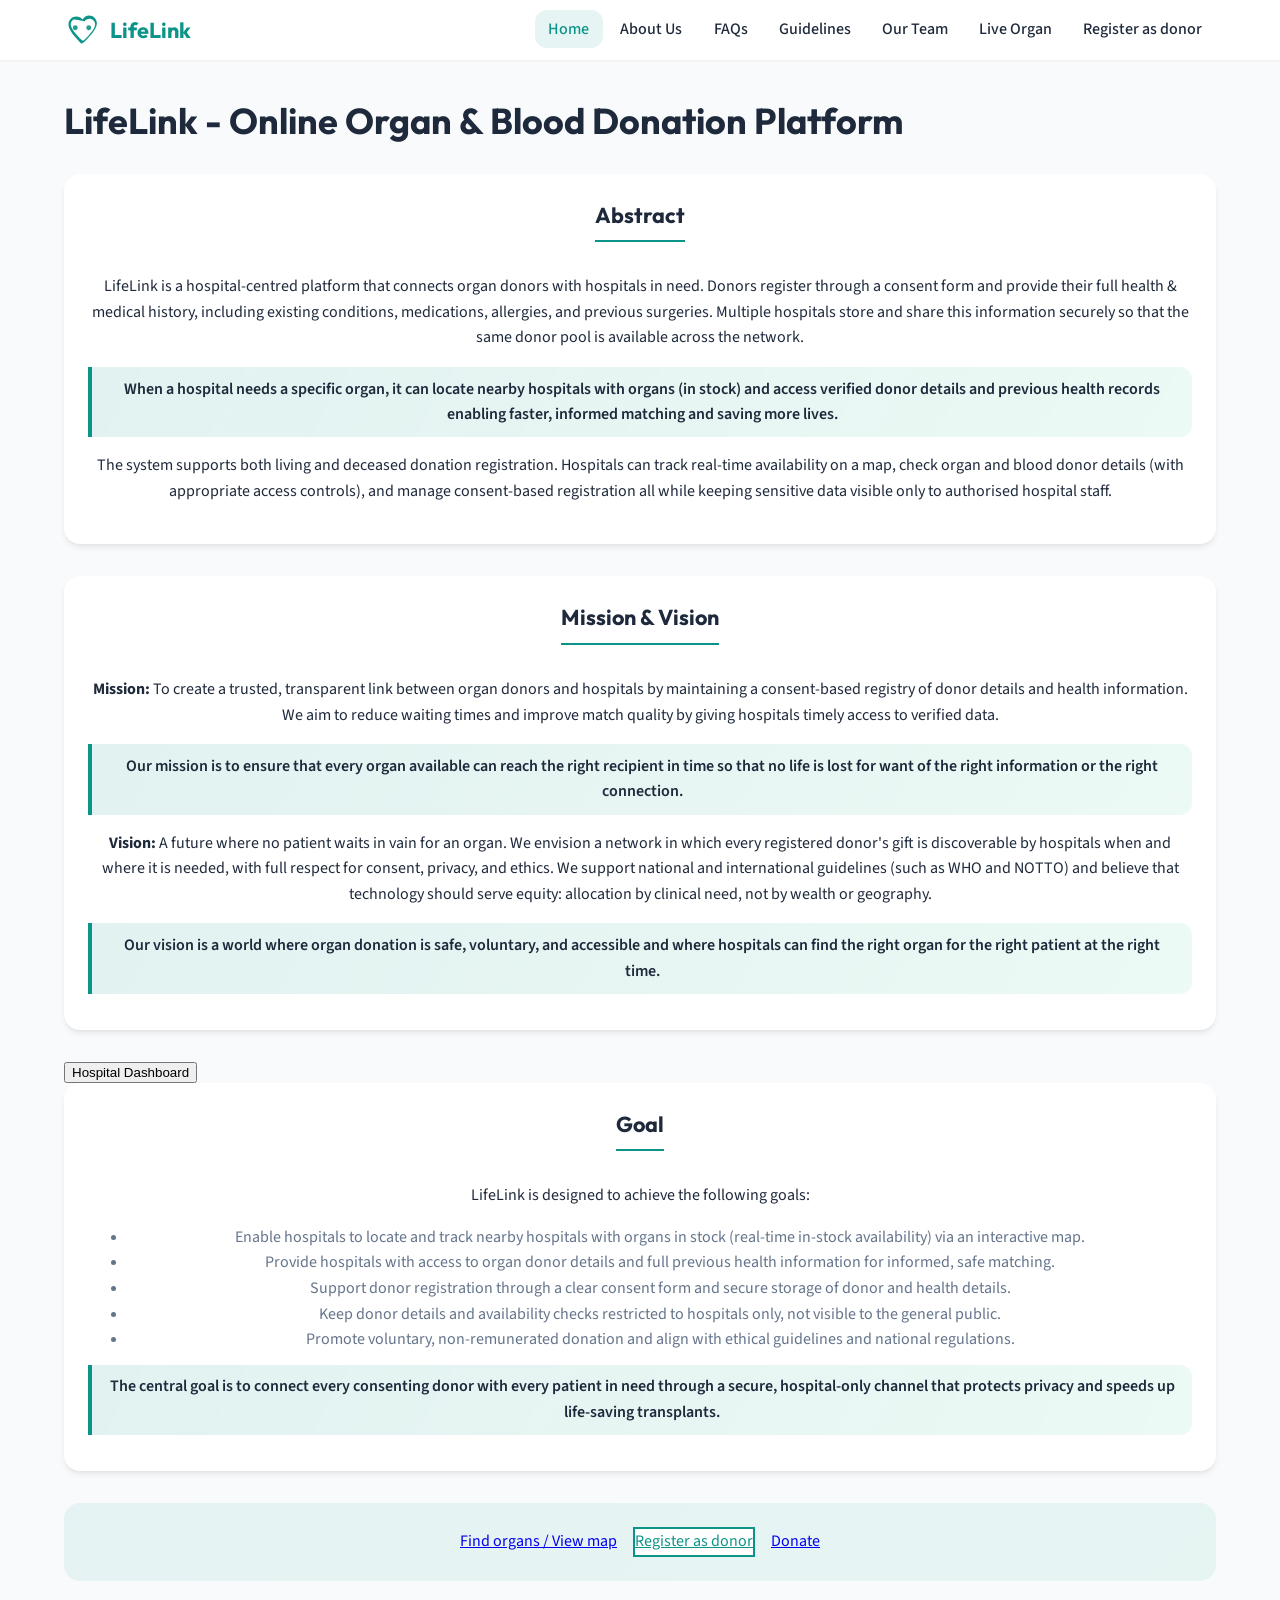
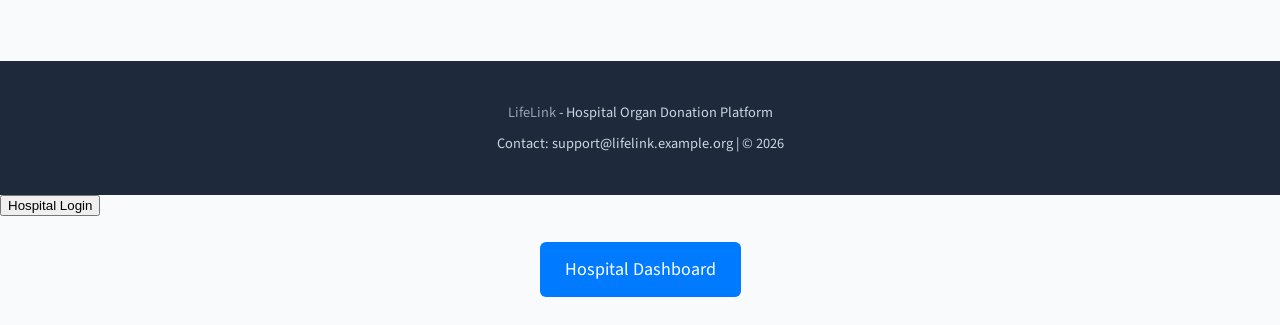
<file: index.html>
<html lang="en">
<head>
  <meta charset="UTF-8">
  <meta name="viewport" content="width=device-width, initial-scale=1.0">
  <title>LifeLink - Online Organ & Blood Donation Platform</title>
  <link rel="preconnect" href="https://fonts.googleapis.com">
  <link rel="preconnect" href="https://fonts.gstatic.com" crossorigin>
  <link href="https://fonts.googleapis.com/css2?family=Outfit:wght@400;600;700&family=Source+Sans+3:wght@400;600;700&display=swap" rel="stylesheet">
  <link rel="stylesheet" href="css/main.css">
  <link rel="stylesheet" href="css/components.css">
</head>
<body>
  <header class="site-header">
    <div class="inner">
      <a href="index.html" class="logo">
        <svg xmlns="http://www.w3.org/2000/svg" viewBox="0 0 32 32" aria-hidden="true" fill="currentColor">
          <path d="M16 28c-.3 0-.6-.1-.8-.3C14.2 26.5 4 17.3 4 11c0-3.9 3.1-7 7-7 2.2 0 4.2 1 5.6 2.6C18 4 20 3 22.2 3c3.9 0 7 3.1 7 7 0 6.3-10.2 15.5-11.2 16.7-.2.2-.5.3-.8.3zM11 6c-2.8 0-5 2.2-5 5 0 4.5 8.2 12.2 10 14 .5.5 1.2.5 1.7 0 1.8-1.8 10-9.5 10-14 0-2.8-2.2-5-5-5-1.7 0-3.2.8-4.2 2.1-.3.4-.9.4-1.2 0C9.2 6.8 7.7 6 6 6z"/>
          <circle cx="10" cy="14" r="2.2" opacity=".9"/>
          <circle cx="22" cy="14" r="2.2" opacity=".9"/>
        </svg>
        <span class="logo-text">LifeLink</span>
      </a>
      <button type="button" class="nav-toggle" id="nav-toggle" aria-expanded="false" aria-controls="nav-list" aria-label="Toggle menu">
        <svg xmlns="http://www.w3.org/2000/svg" fill="none" viewBox="0 0 24 24" stroke="currentColor"><path stroke-linecap="round" stroke-linejoin="round" stroke-width="2" d="M4 6h16M4 12h16M4 18h16"/></svg>
      </button>
      <nav>
        <ul class="nav-list" id="nav-list">
          <li><a href="index.html">Home</a></li>
          <li><a href="about.html">About Us</a></li>
          <li><a href="faqs.html">FAQs</a></li>
          <li><a href="guidelines.html">Guidelines</a></li>
          <li><a href="team.html">Our Team</a></li>
          <li><a href="live-organ.html">Live Organ</a></li>
          <li><a href="consent-form.html">Register as donor</a></li>
        </ul>
      </nav>
    </div>
  </header>

  <main>
    <section class="section fade-in">
      <h1 class="page-title">LifeLink - Online Organ & Blood Donation Platform</h1>

      <div class="card" style="margin-bottom: 2rem;">
        <h2 class="section-title">Abstract</h2>
        <p>LifeLink is a hospital-centred platform that connects organ donors with hospitals in need. Donors register through a consent form and provide their full health & medical history, including existing conditions, medications, allergies, and previous surgeries. Multiple hospitals store and share this information securely so that the same donor pool is available across the network.</p>
        <p class="highlight">When a hospital needs a specific organ, it can locate nearby hospitals with organs (in stock) and access verified donor details and previous health records enabling faster, informed matching and saving more lives.</p>
        <p>The system supports both living and deceased donation registration. Hospitals can track real-time availability on a map, check organ and blood donor details (with appropriate access controls), and manage consent-based registration all while keeping sensitive data visible only to authorised hospital staff.</p>
      </div>

      <div class="card" style="margin-bottom: 2rem;">
        <h2 class="section-title">Mission & Vision</h2>
        <p><strong>Mission:</strong> To create a trusted, transparent link between organ donors and hospitals by maintaining a consent-based registry of donor details and health information. We aim to reduce waiting times and improve match quality by giving hospitals timely access to verified data.</p>
        <p class="highlight">Our mission is to ensure that every organ available can reach the right recipient in time so that no life is lost for want of the right information or the right connection.</p>
        <p style="margin-top: 1rem;"><strong>Vision:</strong> A future where no patient waits in vain for an organ. We envision a network in which every registered donor's gift is discoverable by hospitals when and where it is needed, with full respect for consent, privacy, and ethics. We support national and international guidelines (such as WHO and NOTTO) and believe that technology should serve equity: allocation by clinical need, not by wealth or geography.</p>
        <p class="highlight">Our vision is a world where organ donation is safe, voluntary, and accessible and where hospitals can find the right organ for the right patient at the right time.</p>
      </div>

      <div class="btn-container">
    <button onclick="openHospitalDashboard()" class="form-btn">
        Hospital Dashboard
    </button>
</div>

      <div class="card" style="margin-bottom: 2rem;">
        <h2 class="section-title">Goal</h2>
        <p>LifeLink is designed to achieve the following goals:</p>
        <ul style="margin: 0.5rem 0 0 1.25rem; padding-left: 1.25rem; color: var(--color-text-muted);">
          <li>Enable hospitals to locate and track nearby hospitals with organs in stock (real-time in-stock availability) via an interactive map.</li>
          <li>Provide hospitals with access to organ donor details and full previous health information for informed, safe matching.</li>
          <li>Support donor registration through a clear consent form and secure storage of donor and health details.</li>
          <li>Keep donor details and availability checks restricted to hospitals only, not visible to the general public.</li>
          <li>Promote voluntary, non-remunerated donation and align with ethical guidelines and national regulations.</li>
        </ul>
        <p class="highlight">The central goal is to connect every consenting donor with every patient in need through a secure, hospital-only channel that protects privacy and speeds up life-saving transplants.</p>
      </div>

      <div class="cta-bar">
        <a href="live-organ.html" class="btn">Find organs / View map</a>
        <a href="consent-form.html" class="btn btn-secondary">Register as donor</a>
        <a href="donation.html" class="btn">Donate</a>
      </div>
    </section>
  </main>

  <footer class="site-footer">
    <div class="inner">
      <p><a href="index.html">LifeLink</a> - Hospital Organ Donation Platform</p>
      <p>Contact: support@lifelink.example.org | &copy; <span id="footer-year">2026</span></p>
    </div>
  </footer>
  <script src="js/main.js"></script>
  <a href="hospital-login.html">
    <button class="btn">Hospital Login</button>
</a>

<script>
function openHospitalDashboard() {
    window.location.href = "hosp-login.html";
}
</script>

<div style="text-align:center; margin:40px;">
    <a href="hosp-login.html" 
       style="padding:15px 25px; 
              background-color:#007bff; 
              color:white; 
              text-decoration:none; 
              border-radius:6px; 
              font-size:18px;">
        Hospital Dashboard
    </a>
</div>

</body>
</html>
</file>
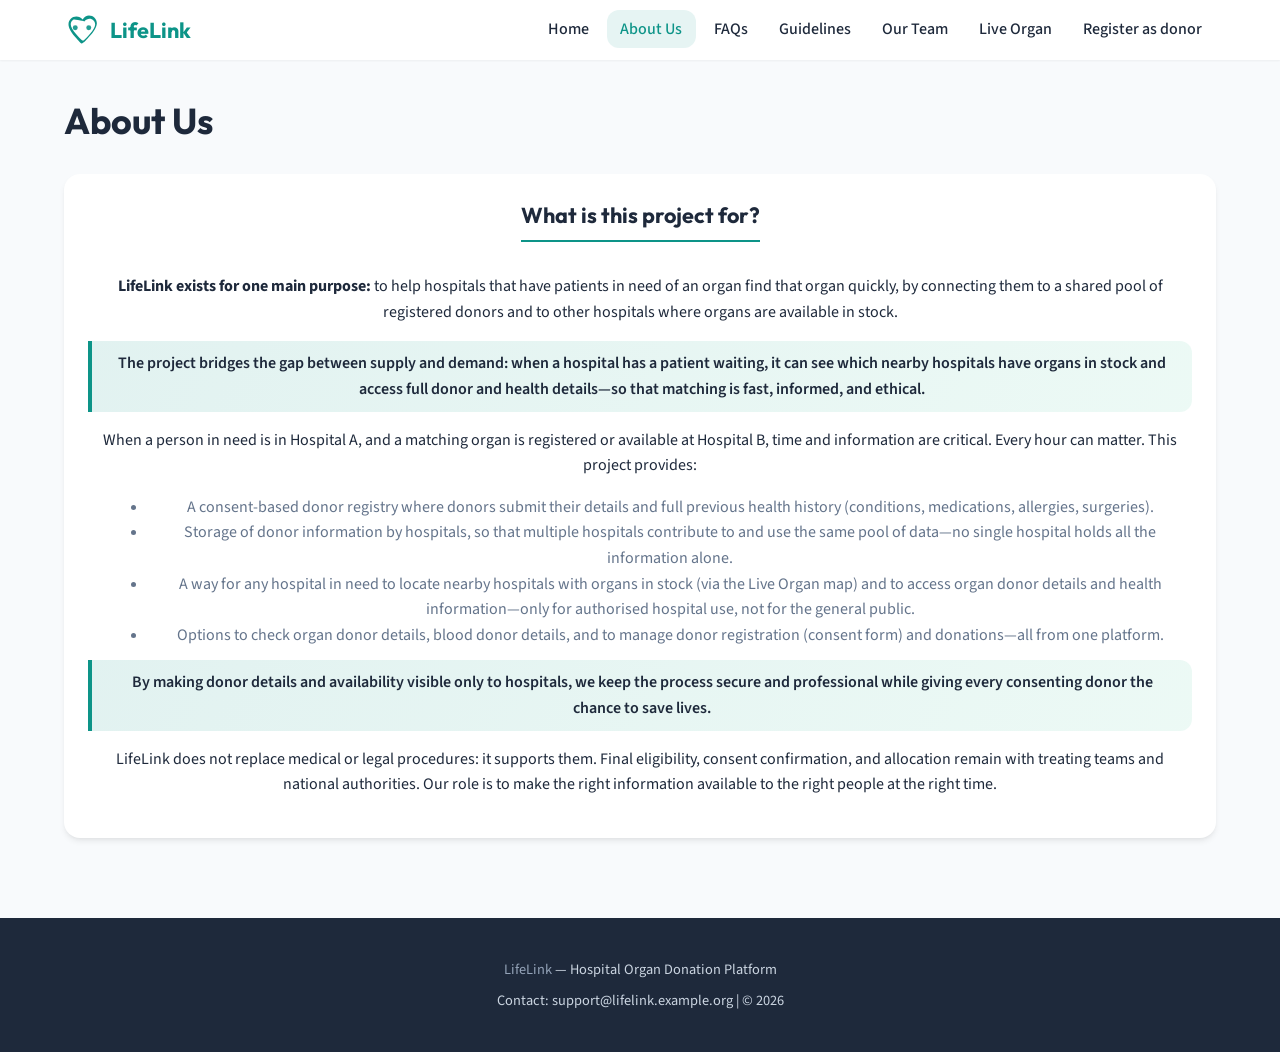
<file: about.html>
<!DOCTYPE html>
<html lang="en">
<head>
  <meta charset="UTF-8">
  <meta name="viewport" content="width=device-width, initial-scale=1.0">
  <title>About Us — LifeLink</title>
  <link rel="preconnect" href="https://fonts.googleapis.com">
  <link rel="preconnect" href="https://fonts.gstatic.com" crossorigin>
  <link href="https://fonts.googleapis.com/css2?family=Outfit:wght@400;600;700&family=Source+Sans+3:wght@400;600;700&display=swap" rel="stylesheet">
  <link rel="stylesheet" href="css/main.css">
  <link rel="stylesheet" href="css/components.css">
</head>
<body>
  <header class="site-header">
    <div class="inner">
      <a href="index.html" class="logo">
        <svg xmlns="http://www.w3.org/2000/svg" viewBox="0 0 32 32" aria-hidden="true" fill="currentColor">
          <path d="M16 28c-.3 0-.6-.1-.8-.3C14.2 26.5 4 17.3 4 11c0-3.9 3.1-7 7-7 2.2 0 4.2 1 5.6 2.6C18 4 20 3 22.2 3c3.9 0 7 3.1 7 7 0 6.3-10.2 15.5-11.2 16.7-.2.2-.5.3-.8.3zM11 6c-2.8 0-5 2.2-5 5 0 4.5 8.2 12.2 10 14 .5.5 1.2.5 1.7 0 1.8-1.8 10-9.5 10-14 0-2.8-2.2-5-5-5-1.7 0-3.2.8-4.2 2.1-.3.4-.9.4-1.2 0C9.2 6.8 7.7 6 6 6z"/>
          <circle cx="10" cy="14" r="2.2" opacity=".9"/>
          <circle cx="22" cy="14" r="2.2" opacity=".9"/>
        </svg>
        <span class="logo-text">LifeLink</span>
      </a>
      <button type="button" class="nav-toggle" id="nav-toggle" aria-expanded="false" aria-controls="nav-list" aria-label="Toggle menu">
        <svg xmlns="http://www.w3.org/2000/svg" fill="none" viewBox="0 0 24 24" stroke="currentColor"><path stroke-linecap="round" stroke-linejoin="round" stroke-width="2" d="M4 6h16M4 12h16M4 18h16"/></svg>
      </button>
      <nav>
        <ul class="nav-list" id="nav-list">
          <li><a href="index.html">Home</a></li>
          <li><a href="about.html">About Us</a></li>
          <li><a href="faqs.html">FAQs</a></li>
          <li><a href="guidelines.html">Guidelines</a></li>
          <li><a href="team.html">Our Team</a></li>
          <li><a href="live-organ.html">Live Organ</a></li>
          <li><a href="consent-form.html">Register as donor</a></li>
        </ul>
      </nav>
    </div>
  </header>

  <main>
    <h1 class="page-title">About Us</h1>
    <section class="section fade-in">
      <div class="card">
        <h2 class="section-title">What is this project for?</h2>
        <p><strong>LifeLink exists for one main purpose:</strong> to help hospitals that have patients in need of an organ find that organ quickly, by connecting them to a shared pool of registered donors and to other hospitals where organs are available in stock.</p>
        <p class="highlight">The project bridges the gap between supply and demand: when a hospital has a patient waiting, it can see which nearby hospitals have organs in stock and access full donor and health details—so that matching is fast, informed, and ethical.</p>
        <p>When a person in need is in Hospital A, and a matching organ is registered or available at Hospital B, time and information are critical. Every hour can matter. This project provides:</p>
        <ul style="margin: 0.5rem 0 0 1.25rem; color: var(--color-text-muted);">
          <li>A consent-based donor registry where donors submit their details and full previous health history (conditions, medications, allergies, surgeries).</li>
          <li>Storage of donor information by hospitals, so that multiple hospitals contribute to and use the same pool of data—no single hospital holds all the information alone.</li>
          <li>A way for any hospital in need to locate nearby hospitals with organs in stock (via the Live Organ map) and to access organ donor details and health information—only for authorised hospital use, not for the general public.</li>
          <li>Options to check organ donor details, blood donor details, and to manage donor registration (consent form) and donations—all from one platform.</li>
        </ul>
        <p class="highlight">By making donor details and availability visible only to hospitals, we keep the process secure and professional while giving every consenting donor the chance to save lives.</p>
        <p>LifeLink does not replace medical or legal procedures: it supports them. Final eligibility, consent confirmation, and allocation remain with treating teams and national authorities. Our role is to make the right information available to the right people at the right time.</p>
      </div>
    </section>
  </main>

  <footer class="site-footer">
    <div class="inner">
      <p><a href="index.html">LifeLink</a> — Hospital Organ Donation Platform</p>
      <p>Contact: support@lifelink.example.org | &copy; <span id="footer-year">2025</span></p>
    </div>
  </footer>
  <script src="js/main.js"></script>
</body>
</html>
</file>
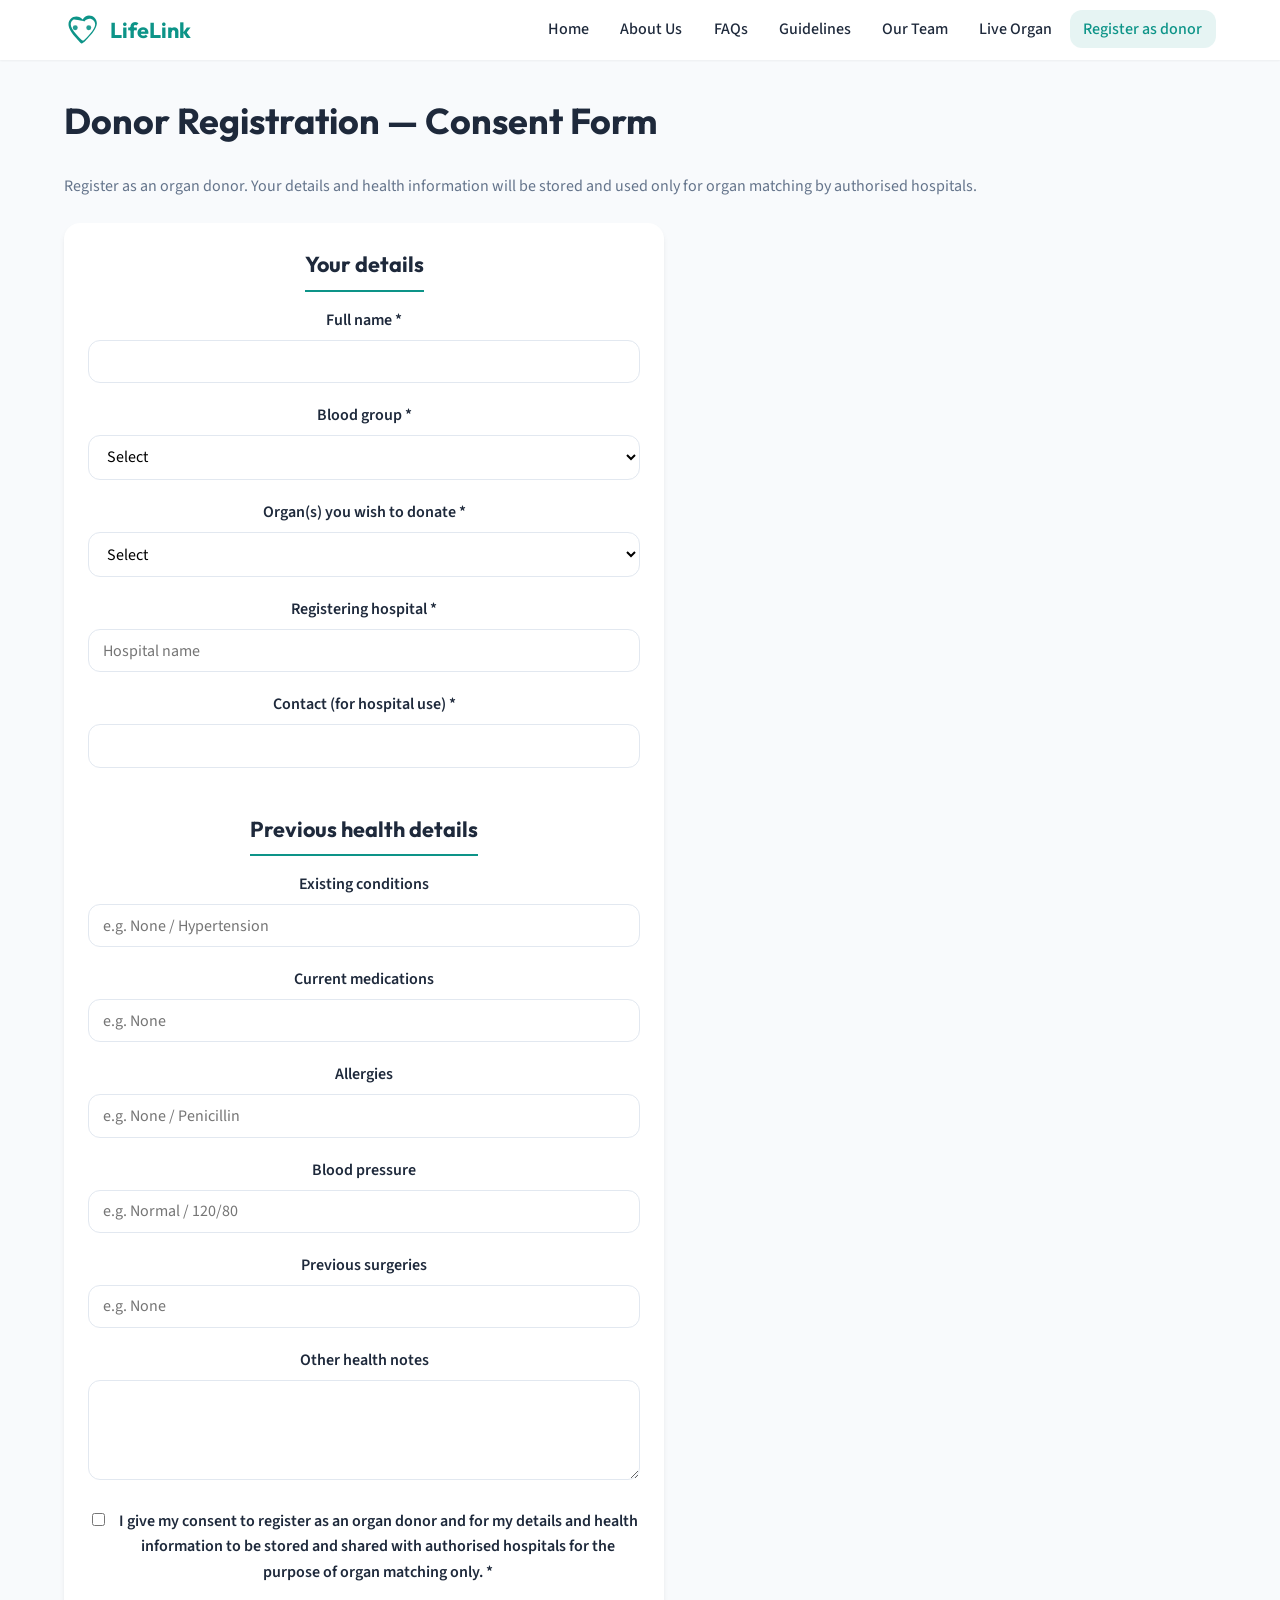
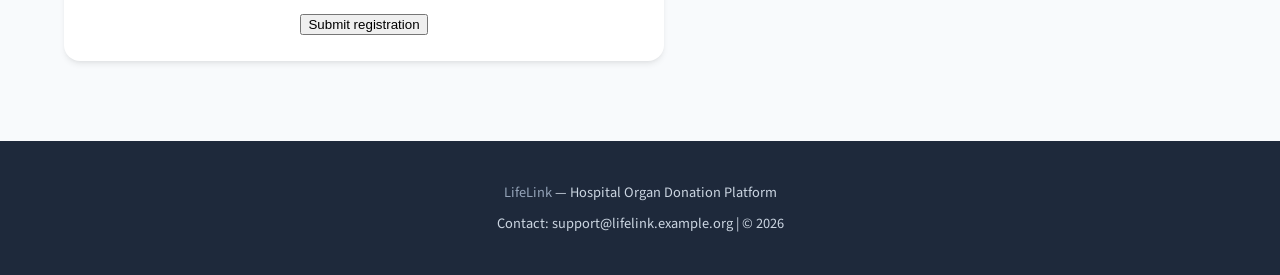
<file: consent-form.html>
<!DOCTYPE html>
<html lang="en">
<head>
  <meta charset="UTF-8">
  <meta name="viewport" content="width=device-width, initial-scale=1.0">
  <title>Donor Registration (Consent Form) — LifeLink</title>
  <link rel="preconnect" href="https://fonts.googleapis.com">
  <link rel="preconnect" href="https://fonts.gstatic.com" crossorigin>
  <link href="https://fonts.googleapis.com/css2?family=Outfit:wght@400;600;700&family=Source+Sans+3:wght@400;600;700&display=swap" rel="stylesheet">
  <link rel="stylesheet" href="css/main.css">
  <link rel="stylesheet" href="css/components.css">
</head>
<body>
  <header class="site-header">
    <div class="inner">
      <a href="index.html" class="logo">
        <svg xmlns="http://www.w3.org/2000/svg" viewBox="0 0 32 32" aria-hidden="true" fill="currentColor">
          <path d="M16 28c-.3 0-.6-.1-.8-.3C14.2 26.5 4 17.3 4 11c0-3.9 3.1-7 7-7 2.2 0 4.2 1 5.6 2.6C18 4 20 3 22.2 3c3.9 0 7 3.1 7 7 0 6.3-10.2 15.5-11.2 16.7-.2.2-.5.3-.8.3zM11 6c-2.8 0-5 2.2-5 5 0 4.5 8.2 12.2 10 14 .5.5 1.2.5 1.7 0 1.8-1.8 10-9.5 10-14 0-2.8-2.2-5-5-5-1.7 0-3.2.8-4.2 2.1-.3.4-.9.4-1.2 0C9.2 6.8 7.7 6 6 6z"/>
          <circle cx="10" cy="14" r="2.2" opacity=".9"/>
          <circle cx="22" cy="14" r="2.2" opacity=".9"/>
        </svg>
        <span class="logo-text">LifeLink</span>
      </a>
      <button type="button" class="nav-toggle" id="nav-toggle" aria-expanded="false" aria-controls="nav-list" aria-label="Toggle menu">
        <svg xmlns="http://www.w3.org/2000/svg" fill="none" viewBox="0 0 24 24" stroke="currentColor"><path stroke-linecap="round" stroke-linejoin="round" stroke-width="2" d="M4 6h16M4 12h16M4 18h16"/></svg>
      </button>
      <nav>
        <ul class="nav-list" id="nav-list">
          <li><a href="index.html">Home</a></li>
          <li><a href="about.html">About Us</a></li>
          <li><a href="faqs.html">FAQs</a></li>
          <li><a href="guidelines.html">Guidelines</a></li>
          <li><a href="team.html">Our Team</a></li>
          <li><a href="live-organ.html">Live Organ</a></li>
          <li><a href="consent-form.html">Register as donor</a></li>
        </ul>
      </nav>
    </div>
  </header>

  <main>
    <h1 class="page-title">Donor Registration — Consent Form</h1>
    <p style="color: var(--color-text-muted); margin-bottom: 1.5rem;">Register as an organ donor. Your details and health information will be stored and used only for organ matching by authorised hospitals.</p>

    <div id="form-container" class="section">
      <form id="consent-form" class="card" style="max-width: 600px;">
        <h2 class="section-title">Your details</h2>
        <div class="form-group">
          <label for="name">Full name *</label>
          <input type="text" id="name" name="name" required>
        </div>
        <div class="form-group">
          <label for="bloodGroup">Blood group *</label>
          <select id="bloodGroup" name="bloodGroup" required>
            <option value="">Select</option>
            <option value="A+">A+</option>
            <option value="A-">A-</option>
            <option value="B+">B+</option>
            <option value="B-">B-</option>
            <option value="O+">O+</option>
            <option value="O-">O-</option>
            <option value="AB+">AB+</option>
            <option value="AB-">AB-</option>
          </select>
        </div>
        <div class="form-group">
          <label for="organ">Organ(s) you wish to donate *</label>
          <select id="organ" name="organ" required>
            <option value="">Select</option>
            <option value="Kidney">Kidney</option>
            <option value="Liver">Liver</option>
            <option value="Heart">Heart</option>
            <option value="Cornea">Cornea</option>
            <option value="Lung">Lung</option>
            <option value="Pancreas">Pancreas</option>
          </select>
        </div>
        <div class="form-group">
          <label for="hospital">Registering hospital *</label>
          <input type="text" id="hospital" name="hospital" placeholder="Hospital name" required>
        </div>
        <div class="form-group">
          <label for="contact">Contact (for hospital use) *</label>
          <input type="tel" id="contact" name="contact" required>
        </div>

        <h2 class="section-title" style="margin-top: 1.5rem;">Previous health details</h2>
        <div class="form-group">
          <label for="conditions">Existing conditions</label>
          <input type="text" id="conditions" name="conditions" placeholder="e.g. None / Hypertension">
        </div>
        <div class="form-group">
          <label for="medications">Current medications</label>
          <input type="text" id="medications" name="medications" placeholder="e.g. None">
        </div>
        <div class="form-group">
          <label for="allergies">Allergies</label>
          <input type="text" id="allergies" name="allergies" placeholder="e.g. None / Penicillin">
        </div>
        <div class="form-group">
          <label for="bloodPressure">Blood pressure</label>
          <input type="text" id="bloodPressure" name="bloodPressure" placeholder="e.g. Normal / 120/80">
        </div>
        <div class="form-group">
          <label for="previousSurgeries">Previous surgeries</label>
          <input type="text" id="previousSurgeries" name="previousSurgeries" placeholder="e.g. None">
        </div>
        <div class="form-group">
          <label for="healthNotes">Other health notes</label>
          <textarea id="healthNotes" name="healthNotes" rows="3"></textarea>
        </div>

        <div class="form-group checkbox-group">
          <input type="checkbox" id="consent" name="consent" required>
          <label for="consent">I give my consent to register as an organ donor and for my details and health information to be stored and shared with authorised hospitals for the purpose of organ matching only. *</label>
        </div>

        <button type="submit" class="btn">Submit registration</button>
      </form>
    </div>

    <div id="thank-you" class="card" style="max-width: 600px; display: none;">
      <h2 class="section-title">Thank you</h2>
      <p>Your registration has been received. Your details will be available to authorised hospitals for organ matching. You may withdraw consent by contacting your registering hospital.</p>
      <p><a href="index.html" class="btn">Back to home</a> <a href="live-organ.html" class="btn btn-secondary">Live Organ</a></p>
    </div>
  </main>

  <footer class="site-footer">
    <div class="inner">
      <p><a href="index.html">LifeLink</a> — Hospital Organ Donation Platform</p>
      <p>Contact: support@lifelink.example.org | &copy; <span id="footer-year">2025</span></p>
    </div>
  </footer>
  <script src="js/main.js"></script>
  <script src="js/consent-form.js"></script>
</body>
</html>
</file>
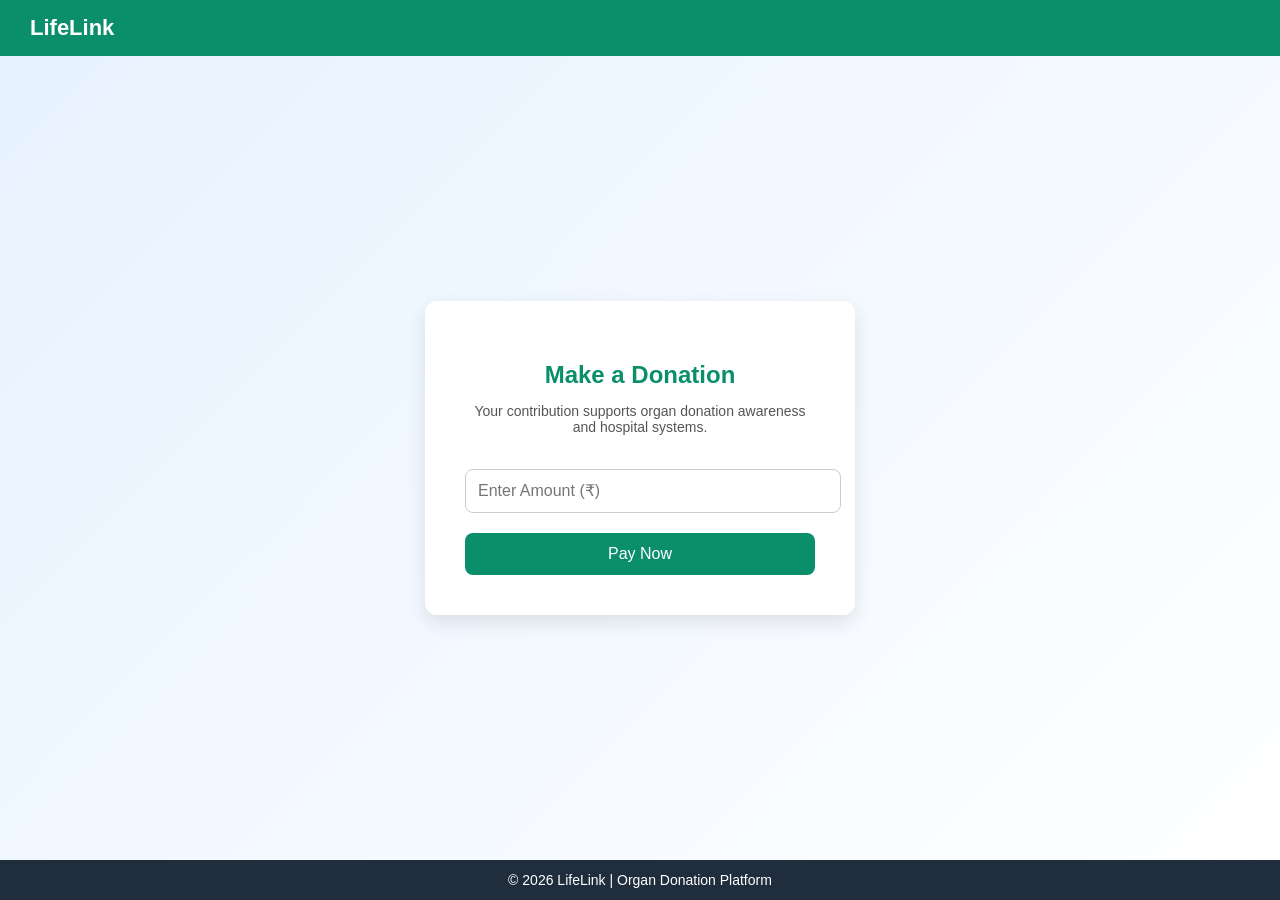
<file: donation.html>
<!DOCTYPE html>
<html lang="en">
<head>
<meta charset="UTF-8">
<title>Donate - LifeLink</title>

<style>
body {
    margin: 0;
    font-family: Arial, sans-serif;
    background: linear-gradient(135deg, #e6f2ff, #ffffff);
    display: flex;
    flex-direction: column;
    min-height: 100vh;
}

header {
    background-color: #0a8f6a;
    color: white;
    padding: 15px 30px;
    font-size: 22px;
    font-weight: bold;
}

main {
    flex: 1;
    display: flex;
    justify-content: center;
    align-items: center;
}

.card {
    background: white;
    padding: 40px;
    width: 350px;
    border-radius: 12px;
    box-shadow: 0 8px 20px rgba(0,0,0,0.1);
    text-align: center;
}

.card h2 {
    margin-bottom: 10px;
    color: #0a8f6a;
}

.card p {
    color: #555;
    font-size: 14px;
}

input {
    width: 100%;
    padding: 12px;
    margin: 20px 0;
    border-radius: 8px;
    border: 1px solid #ccc;
    font-size: 16px;
}

button {
    width: 100%;
    padding: 12px;
    background-color: #0a8f6a;
    color: white;
    border: none;
    border-radius: 8px;
    font-size: 16px;
    cursor: pointer;
    transition: 0.3s ease;
}

button:hover {
    background-color: #086c52;
}

footer {
    background-color: #1f2d3d;
    color: white;
    text-align: center;
    padding: 12px;
    font-size: 14px;
}
</style>
</head>

<body>

<header>
    LifeLink
</header>

<main>
    <div class="card">
        <h2>Make a Donation</h2>
        <p>Your contribution supports organ donation awareness and hospital systems.</p>

        <input type="number" id="amount" placeholder="Enter Amount (₹)">

        <button onclick="pay()">Pay Now</button>
    </div>
</main>

<footer>
    © 2026 LifeLink | Organ Donation Platform
</footer>

<script>
function pay(){
    var amount = document.getElementById("amount").value;

    if(amount == "" || amount <= 0){
        alert("Please enter a valid amount.");
    } else {
        alert("Payment Successful! Thank you for donating ₹" + amount);
    }
}
</script>

</body>
</html>
</file>
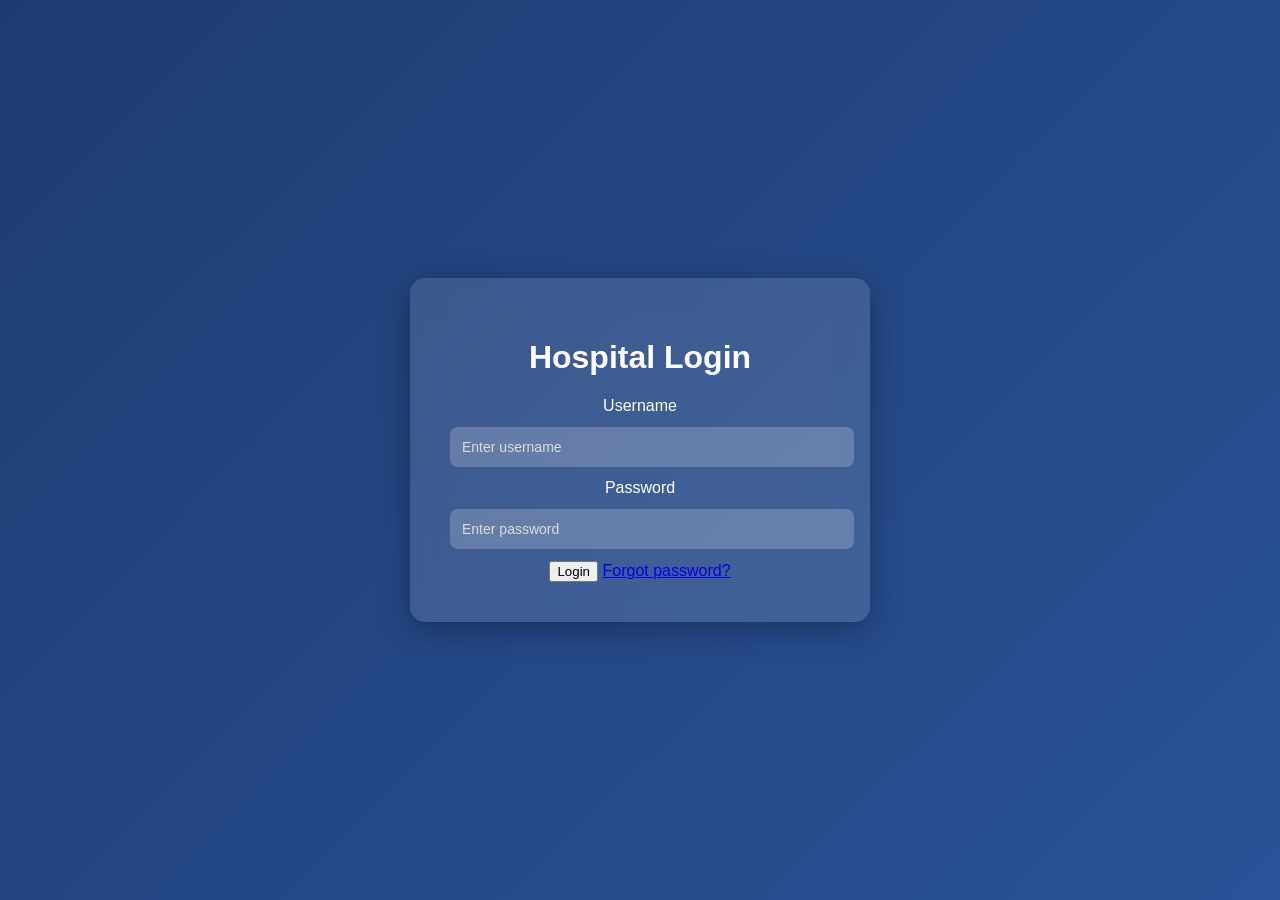
<file: donor-entry.html>
<!DOCTYPE html>
     <html>
        <head> 
            <title>Donor Entry Form - LifeLink</title> 
            <link rel="stylesheet" href="css/styling.css"> 
            </head> 
            <body> 
                <script> if (localStorage.getItem("hospitalLoggedIn") !== "true") { alert("Please login first"); window.location.href = "hosp-login.html"; } </script> 
                <div class="login-box"> 
                    <h1>Enter Donor Details</h1> 
                    <form id="donorForm">
                        <label>DONOR NAME</label> 
                        <input type="text" id="name" placeholder="Enter Donor Name"> 
                        <label>DONOR AGE</label> 
                        <input type="text" placeholder="Enter Donor Age"> 
                        <label>CONTACT NUMBER</label> 
                        <input type="text" id="phone" placeholder="Enter Contact Number"> 
                        <label>ADDRESS</label> 
                        <input type="text" placeholder="Enter Address"> 
                        <label>CITY</label> 
                        <input type="text" placeholder="Enter City"> 
                        <label>STATE</label> 
                        <input type="text" placeholder="Enter State">
                        <label>AADHAR NUMBER</label> 
                        <input type="text" id="aadhar" placeholder="Enter Aadhar Number"> 
                        <label>PAN NUMBER</label> 
                        <input type="text" placeholder="Enter PAN Number"> 
                        <label>ORGAN TYPE</label> 
                        <select id ="organ"> 
                            <option value="">Select Organ</option> 
                            <option>Heart</option> 
                            <option>Kidney</option> 
                            <option>Liver</option> 
                            <option>Lungs</option> 
                            <option>Pancreas</option> 
                            <option>Cornea</option> 
                            <option>Intestine</option> 
                            <option>Skin</option> 
                            <option>Ligaments</option> 
                        </select> 
                        <label>BLOOD GROUP</label> 
                        <select id="blood"> 
                            <option value="">Select Blood Group</option> 
                            <option>A+</option> 
                            <option>A-</option> 
                            <option>B+</option> 
                            <option>B-</option> 
                            <option>AB+</option> 
                            <option>AB-</option> 
                            <option>O+</option> 
                            <option>O-</option> 
                        </select> 
                        <div class="btn-container">
                            <label>MEDICAL DATA:</label> 
                            <textarea placeholder="Enter Medical Data"></textarea> 
                            <button type="button" onclick="processDonor()" class="form-btn">Submit Donor Details</button> 
                            <button type="button" onclick="findDonor()" class="find-btn">Find Donor</button>
                        </div> 
                        <div id="result" style="margin-top:20px; color:green;"></div> 
                        </form> 
                        <script> function logout() { localStorage.removeItem("hospitalLoggedIn"); window.location.href = "hosp-login.html"; } </script> 
                        <script src="js/hospital.js"></script> 

<script>

function maskPhone(phone) {
    return "******" + phone.slice(-4);
}

function maskAadhaar(aadhaar) {
    return "XXXX-XXXX-" + aadhaar.slice(-4);
}

function processDonor() {

    let name = document.getElementById("name").value;
    let phone = document.getElementById("phone").value;
    let aadhaar = document.getElementById("aadhar").value;
    let blood = document.getElementById("blood").value;
    let organ = document.getElementById("organ").value;

    if (!name || !phone || !aadhaar || !blood || !organ) {
        alert("Please fill required fields.");
        return;
    }

    // Mask sensitive data
    let maskedPhone = maskPhone(phone);
    let maskedAadhaar = maskAadhaar(aadhaar);

    // Get existing donors array
    let donors = JSON.parse(localStorage.getItem("donors")) || [];

    // Add new donor
    donors.push({
        name: name,
        phone: maskedPhone,
        aadhaar: maskedAadhaar,
        blood: blood,
        organ: organ
    });

    // Save updated array
    localStorage.setItem("donors", JSON.stringify(donors));

    window.location.href = "thankyou.html";
}

function findDonor() {

    let requiredBlood = document.getElementById("blood").value;
    let requiredOrgan = document.getElementById("organ").value;

    if (!requiredBlood || !requiredOrgan) {
        alert("Please select Blood Group and Organ Type.");
        return;
    }

    let donors = JSON.parse(localStorage.getItem("donors")) || [];

    let matched = donors.filter(d =>
        d.blood === requiredBlood &&
        d.organ === requiredOrgan
    );

    if (matched.length > 0) {
        localStorage.setItem("matchedDonors", JSON.stringify(matched));
        window.location.href = "matched-donors.html";
    } else {
        alert("No suitable donor found.");
    }
}


</script>
</body> </html>
</file>
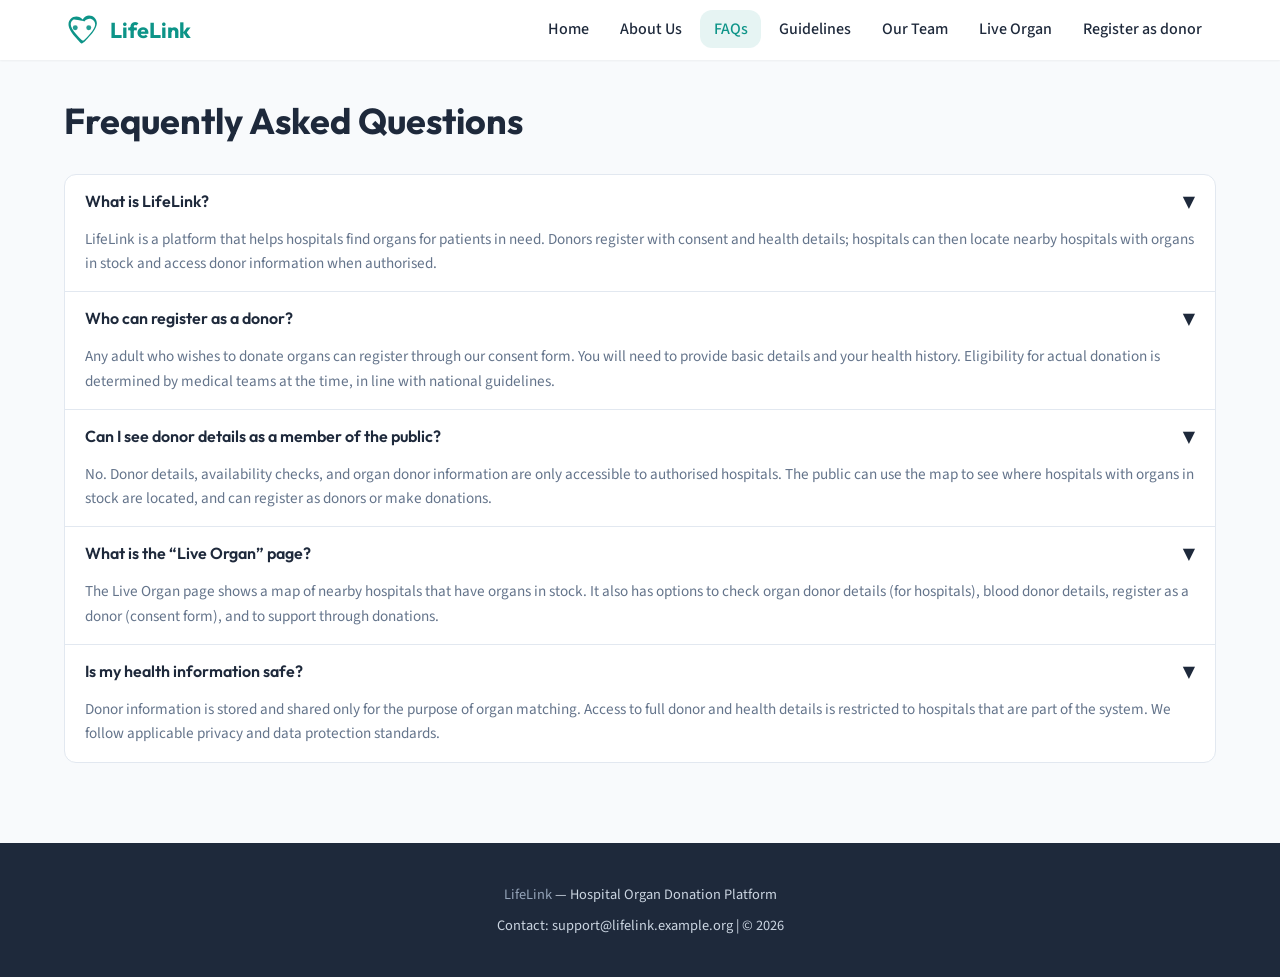
<file: faqs.html>
<!DOCTYPE html>
<html lang="en">
<head>
  <meta charset="UTF-8">
  <meta name="viewport" content="width=device-width, initial-scale=1.0">
  <title>FAQs — LifeLink</title>
  <link rel="preconnect" href="https://fonts.googleapis.com">
  <link rel="preconnect" href="https://fonts.gstatic.com" crossorigin>
  <link href="https://fonts.googleapis.com/css2?family=Outfit:wght@400;600;700&family=Source+Sans+3:wght@400;600;700&display=swap" rel="stylesheet">
  <link rel="stylesheet" href="css/main.css">
  <link rel="stylesheet" href="css/components.css">
</head>
<body>
  <header class="site-header">
    <div class="inner">
      <a href="index.html" class="logo">
        <svg xmlns="http://www.w3.org/2000/svg" viewBox="0 0 32 32" aria-hidden="true" fill="currentColor">
          <path d="M16 28c-.3 0-.6-.1-.8-.3C14.2 26.5 4 17.3 4 11c0-3.9 3.1-7 7-7 2.2 0 4.2 1 5.6 2.6C18 4 20 3 22.2 3c3.9 0 7 3.1 7 7 0 6.3-10.2 15.5-11.2 16.7-.2.2-.5.3-.8.3zM11 6c-2.8 0-5 2.2-5 5 0 4.5 8.2 12.2 10 14 .5.5 1.2.5 1.7 0 1.8-1.8 10-9.5 10-14 0-2.8-2.2-5-5-5-1.7 0-3.2.8-4.2 2.1-.3.4-.9.4-1.2 0C9.2 6.8 7.7 6 6 6z"/>
          <circle cx="10" cy="14" r="2.2" opacity=".9"/>
          <circle cx="22" cy="14" r="2.2" opacity=".9"/>
        </svg>
        <span class="logo-text">LifeLink</span>
      </a>
      <button type="button" class="nav-toggle" id="nav-toggle" aria-expanded="false" aria-controls="nav-list" aria-label="Toggle menu">
        <svg xmlns="http://www.w3.org/2000/svg" fill="none" viewBox="0 0 24 24" stroke="currentColor"><path stroke-linecap="round" stroke-linejoin="round" stroke-width="2" d="M4 6h16M4 12h16M4 18h16"/></svg>
      </button>
      <nav>
        <ul class="nav-list" id="nav-list">
          <li><a href="index.html">Home</a></li>
          <li><a href="about.html">About Us</a></li>
          <li><a href="faqs.html">FAQs</a></li>
          <li><a href="guidelines.html">Guidelines</a></li>
          <li><a href="team.html">Our Team</a></li>
          <li><a href="live-organ.html">Live Organ</a></li>
          <li><a href="consent-form.html">Register as donor</a></li>
        </ul>
      </nav>
    </div>
  </header>

  <main>
    <h1 class="page-title">Frequently Asked Questions</h1>
    <section class="section fade-in">
      <div class="accordion">
        <div class="accordion-item">
          <button type="button" class="accordion-trigger" aria-expanded="false" aria-controls="faq1" id="acc1" data-accordion>
            What is LifeLink?
            <span class="icon" aria-hidden="true">▼</span>
          </button>
          <div class="accordion-panel" id="faq1" role="region" aria-labelledby="acc1">
            <p>LifeLink is a platform that helps hospitals find organs for patients in need. Donors register with consent and health details; hospitals can then locate nearby hospitals with organs in stock and access donor information when authorised.</p>
          </div>
        </div>
        <div class="accordion-item">
          <button type="button" class="accordion-trigger" aria-expanded="false" aria-controls="faq2" id="acc2" data-accordion>
            Who can register as a donor?
            <span class="icon" aria-hidden="true">▼</span>
          </button>
          <div class="accordion-panel" id="faq2" role="region" aria-labelledby="acc2">
            <p>Any adult who wishes to donate organs can register through our consent form. You will need to provide basic details and your health history. Eligibility for actual donation is determined by medical teams at the time, in line with national guidelines.</p>
          </div>
        </div>
        <div class="accordion-item">
          <button type="button" class="accordion-trigger" aria-expanded="false" aria-controls="faq3" id="acc3" data-accordion>
            Can I see donor details as a member of the public?
            <span class="icon" aria-hidden="true">▼</span>
          </button>
          <div class="accordion-panel" id="faq3" role="region" aria-labelledby="acc3">
            <p>No. Donor details, availability checks, and organ donor information are only accessible to authorised hospitals. The public can use the map to see where hospitals with organs in stock are located, and can register as donors or make donations.</p>
          </div>
        </div>
        <div class="accordion-item">
          <button type="button" class="accordion-trigger" aria-expanded="false" aria-controls="faq4" id="acc4" data-accordion>
            What is the “Live Organ” page?
            <span class="icon" aria-hidden="true">▼</span>
          </button>
          <div class="accordion-panel" id="faq4" role="region" aria-labelledby="acc4">
            <p>The Live Organ page shows a map of nearby hospitals that have organs in stock. It also has options to check organ donor details (for hospitals), blood donor details, register as a donor (consent form), and to support through donations.</p>
          </div>
        </div>
        <div class="accordion-item">
          <button type="button" class="accordion-trigger" aria-expanded="false" aria-controls="faq5" id="acc5" data-accordion>
            Is my health information safe?
            <span class="icon" aria-hidden="true">▼</span>
          </button>
          <div class="accordion-panel" id="faq5" role="region" aria-labelledby="acc5">
            <p>Donor information is stored and shared only for the purpose of organ matching. Access to full donor and health details is restricted to hospitals that are part of the system. We follow applicable privacy and data protection standards.</p>
          </div>
        </div>
      </div>
    </section>
  </main>

  <footer class="site-footer">
    <div class="inner">
      <p><a href="index.html">LifeLink</a> — Hospital Organ Donation Platform</p>
      <p>Contact: support@lifelink.example.org | &copy; <span id="footer-year">2025</span></p>
    </div>
  </footer>
  <script src="js/main.js"></script>
  <script src="js/faqs.js"></script>
</body>
</html>
</file>
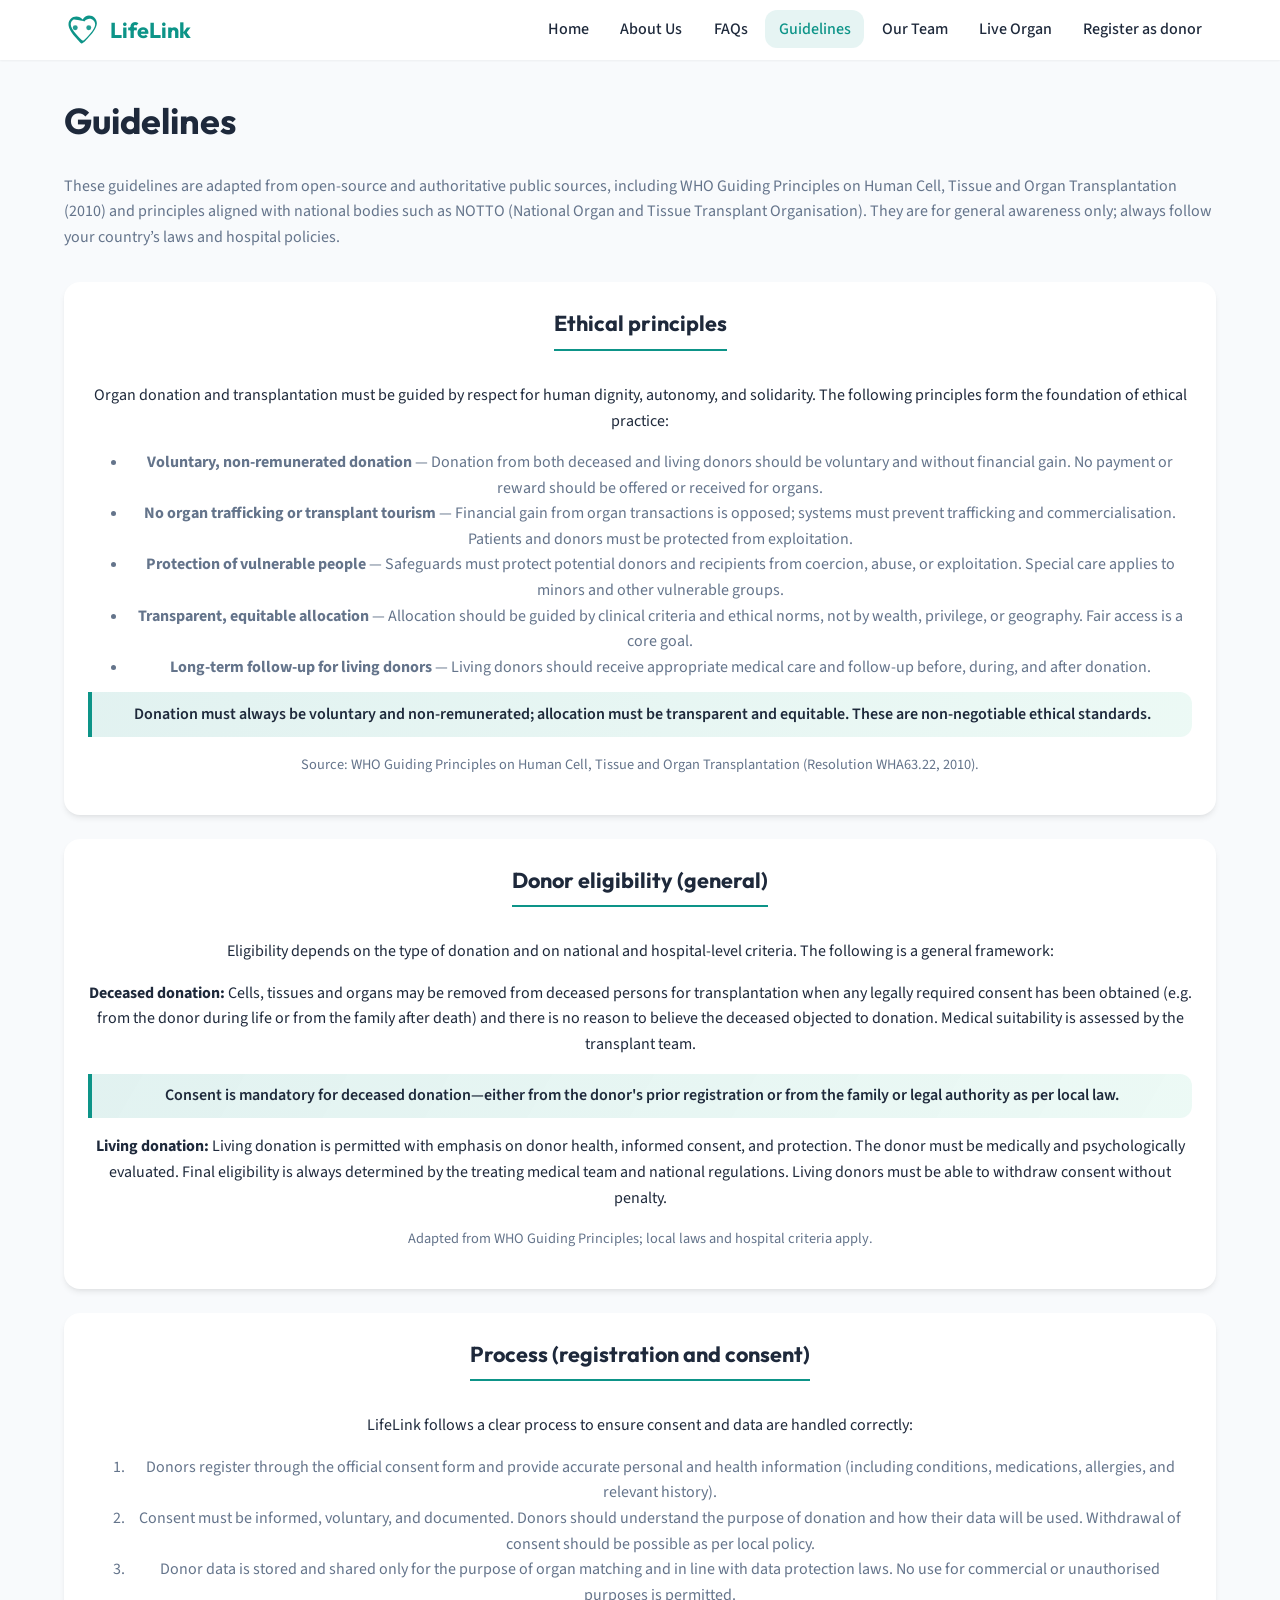
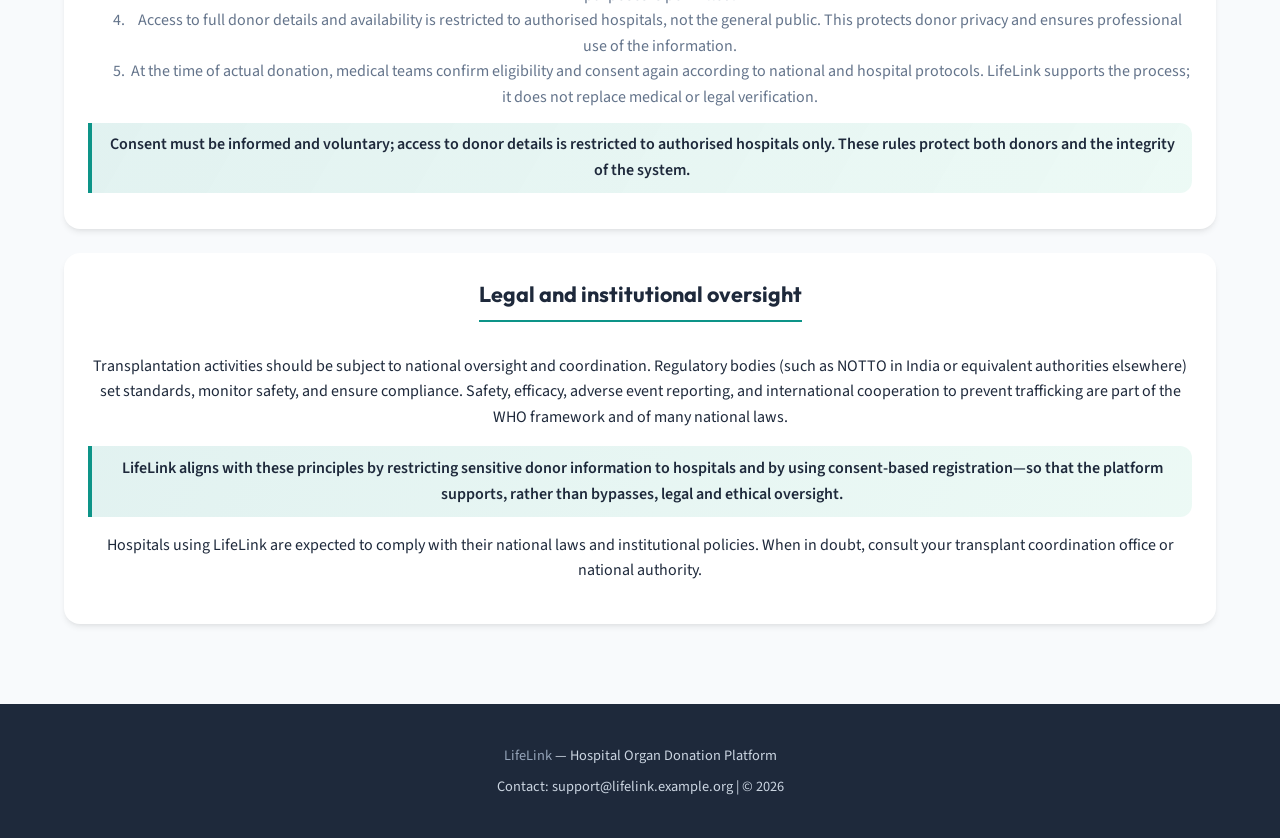
<file: guidelines.html>
<!DOCTYPE html>
<html lang="en">
<head>
  <meta charset="UTF-8">
  <meta name="viewport" content="width=device-width, initial-scale=1.0">
  <title>Guidelines — LifeLink</title>
  <link rel="preconnect" href="https://fonts.googleapis.com">
  <link rel="preconnect" href="https://fonts.gstatic.com" crossorigin>
  <link href="https://fonts.googleapis.com/css2?family=Outfit:wght@400;600;700&family=Source+Sans+3:wght@400;600;700&display=swap" rel="stylesheet">
  <link rel="stylesheet" href="css/main.css">
  <link rel="stylesheet" href="css/components.css">
</head>
<body>
  <header class="site-header">
    <div class="inner">
      <a href="index.html" class="logo">
        <svg xmlns="http://www.w3.org/2000/svg" viewBox="0 0 32 32" aria-hidden="true" fill="currentColor">
          <path d="M16 28c-.3 0-.6-.1-.8-.3C14.2 26.5 4 17.3 4 11c0-3.9 3.1-7 7-7 2.2 0 4.2 1 5.6 2.6C18 4 20 3 22.2 3c3.9 0 7 3.1 7 7 0 6.3-10.2 15.5-11.2 16.7-.2.2-.5.3-.8.3zM11 6c-2.8 0-5 2.2-5 5 0 4.5 8.2 12.2 10 14 .5.5 1.2.5 1.7 0 1.8-1.8 10-9.5 10-14 0-2.8-2.2-5-5-5-1.7 0-3.2.8-4.2 2.1-.3.4-.9.4-1.2 0C9.2 6.8 7.7 6 6 6z"/>
          <circle cx="10" cy="14" r="2.2" opacity=".9"/>
          <circle cx="22" cy="14" r="2.2" opacity=".9"/>
        </svg>
        <span class="logo-text">LifeLink</span>
      </a>
      <button type="button" class="nav-toggle" id="nav-toggle" aria-expanded="false" aria-controls="nav-list" aria-label="Toggle menu">
        <svg xmlns="http://www.w3.org/2000/svg" fill="none" viewBox="0 0 24 24" stroke="currentColor"><path stroke-linecap="round" stroke-linejoin="round" stroke-width="2" d="M4 6h16M4 12h16M4 18h16"/></svg>
      </button>
      <nav>
        <ul class="nav-list" id="nav-list">
          <li><a href="index.html">Home</a></li>
          <li><a href="about.html">About Us</a></li>
          <li><a href="faqs.html">FAQs</a></li>
          <li><a href="guidelines.html">Guidelines</a></li>
          <li><a href="team.html">Our Team</a></li>
          <li><a href="live-organ.html">Live Organ</a></li>
          <li><a href="consent-form.html">Register as donor</a></li>
        </ul>
      </nav>
    </div>
  </header>

  <main>
    <h1 class="page-title">Guidelines</h1>
    <p style="color: var(--color-text-muted); margin-bottom: 2rem;">These guidelines are adapted from open-source and authoritative public sources, including WHO Guiding Principles on Human Cell, Tissue and Organ Transplantation (2010) and principles aligned with national bodies such as NOTTO (National Organ and Tissue Transplant Organisation). They are for general awareness only; always follow your country’s laws and hospital policies.</p>

    <section class="section fade-in">
      <div class="card" style="margin-bottom: 1.5rem;">
        <h2 class="section-title">Ethical principles</h2>
        <p>Organ donation and transplantation must be guided by respect for human dignity, autonomy, and solidarity. The following principles form the foundation of ethical practice:</p>
        <ul style="margin: 0.5rem 0 0 1.25rem; padding-left: 1.25rem; color: var(--color-text-muted);">
          <li><strong>Voluntary, non-remunerated donation</strong> — Donation from both deceased and living donors should be voluntary and without financial gain. No payment or reward should be offered or received for organs.</li>
          <li><strong>No organ trafficking or transplant tourism</strong> — Financial gain from organ transactions is opposed; systems must prevent trafficking and commercialisation. Patients and donors must be protected from exploitation.</li>
          <li><strong>Protection of vulnerable people</strong> — Safeguards must protect potential donors and recipients from coercion, abuse, or exploitation. Special care applies to minors and other vulnerable groups.</li>
          <li><strong>Transparent, equitable allocation</strong> — Allocation should be guided by clinical criteria and ethical norms, not by wealth, privilege, or geography. Fair access is a core goal.</li>
          <li><strong>Long-term follow-up for living donors</strong> — Living donors should receive appropriate medical care and follow-up before, during, and after donation.</li>
        </ul>
        <p class="highlight">Donation must always be voluntary and non-remunerated; allocation must be transparent and equitable. These are non-negotiable ethical standards.</p>
        <p style="margin-top: 1rem; font-size: 0.9rem; color: var(--color-text-muted);">Source: WHO Guiding Principles on Human Cell, Tissue and Organ Transplantation (Resolution WHA63.22, 2010).</p>
      </div>

      <div class="card" style="margin-bottom: 1.5rem;">
        <h2 class="section-title">Donor eligibility (general)</h2>
        <p>Eligibility depends on the type of donation and on national and hospital-level criteria. The following is a general framework:</p>
        <p><strong>Deceased donation:</strong> Cells, tissues and organs may be removed from deceased persons for transplantation when any legally required consent has been obtained (e.g. from the donor during life or from the family after death) and there is no reason to believe the deceased objected to donation. Medical suitability is assessed by the transplant team.</p>
        <p class="highlight">Consent is mandatory for deceased donation—either from the donor's prior registration or from the family or legal authority as per local law.</p>
        <p><strong>Living donation:</strong> Living donation is permitted with emphasis on donor health, informed consent, and protection. The donor must be medically and psychologically evaluated. Final eligibility is always determined by the treating medical team and national regulations. Living donors must be able to withdraw consent without penalty.</p>
        <p style="font-size: 0.9rem; color: var(--color-text-muted);">Adapted from WHO Guiding Principles; local laws and hospital criteria apply.</p>
      </div>

      <div class="card" style="margin-bottom: 1.5rem;">
        <h2 class="section-title">Process (registration and consent)</h2>
        <p>LifeLink follows a clear process to ensure consent and data are handled correctly:</p>
        <ol style="margin: 0.5rem 0 0 1.25rem; padding-left: 1.25rem; color: var(--color-text-muted);">
          <li>Donors register through the official consent form and provide accurate personal and health information (including conditions, medications, allergies, and relevant history).</li>
          <li>Consent must be informed, voluntary, and documented. Donors should understand the purpose of donation and how their data will be used. Withdrawal of consent should be possible as per local policy.</li>
          <li>Donor data is stored and shared only for the purpose of organ matching and in line with data protection laws. No use for commercial or unauthorised purposes is permitted.</li>
          <li>Access to full donor details and availability is restricted to authorised hospitals, not the general public. This protects donor privacy and ensures professional use of the information.</li>
          <li>At the time of actual donation, medical teams confirm eligibility and consent again according to national and hospital protocols. LifeLink supports the process; it does not replace medical or legal verification.</li>
        </ol>
        <p class="highlight">Consent must be informed and voluntary; access to donor details is restricted to authorised hospitals only. These rules protect both donors and the integrity of the system.</p>
      </div>

      <div class="card">
        <h2 class="section-title">Legal and institutional oversight</h2>
        <p>Transplantation activities should be subject to national oversight and coordination. Regulatory bodies (such as NOTTO in India or equivalent authorities elsewhere) set standards, monitor safety, and ensure compliance. Safety, efficacy, adverse event reporting, and international cooperation to prevent trafficking are part of the WHO framework and of many national laws.</p>
        <p class="highlight">LifeLink aligns with these principles by restricting sensitive donor information to hospitals and by using consent-based registration—so that the platform supports, rather than bypasses, legal and ethical oversight.</p>
        <p>Hospitals using LifeLink are expected to comply with their national laws and institutional policies. When in doubt, consult your transplant coordination office or national authority.</p>
      </div>
    </section>
  </main>

  <footer class="site-footer">
    <div class="inner">
      <p><a href="index.html">LifeLink</a> — Hospital Organ Donation Platform</p>
      <p>Contact: support@lifelink.example.org | &copy; <span id="footer-year">2025</span></p>
    </div>
  </footer>
  <script src="js/main.js"></script>
</body>
</html>
</file>
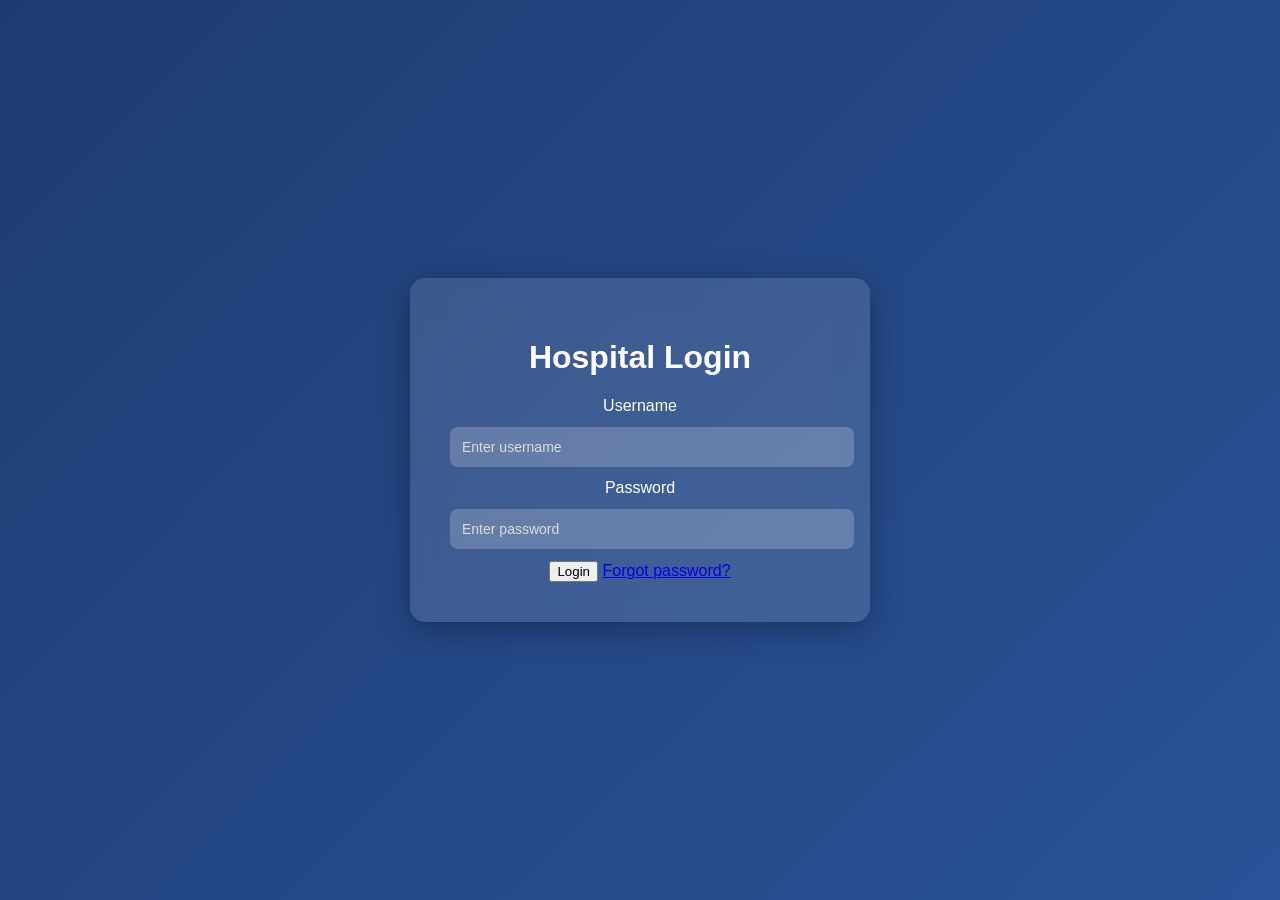
<file: hosp-login.html>
<!DOCTYPE html>
<html>
<head>
    <title>Hospital Login - LifeLink</title>
    <link rel="stylesheet" href="css/styling.css">
</head>
<body>

<div class="login-box">
    <h1>Hospital Login</h1>

    <label for="hospitalId">Username</label>
    <input type="text" id="hospitalId" placeholder="Enter username" required>

    <label for="password">Password</label>
    <input type="password" id="password" placeholder="Enter password" required>

    <button type="button" onclick="login()">Login</button>

    <a href="#">Forgot password?</a>
</div>

<script src="js/hospital.js"></script>

</body>
</html>
</file>
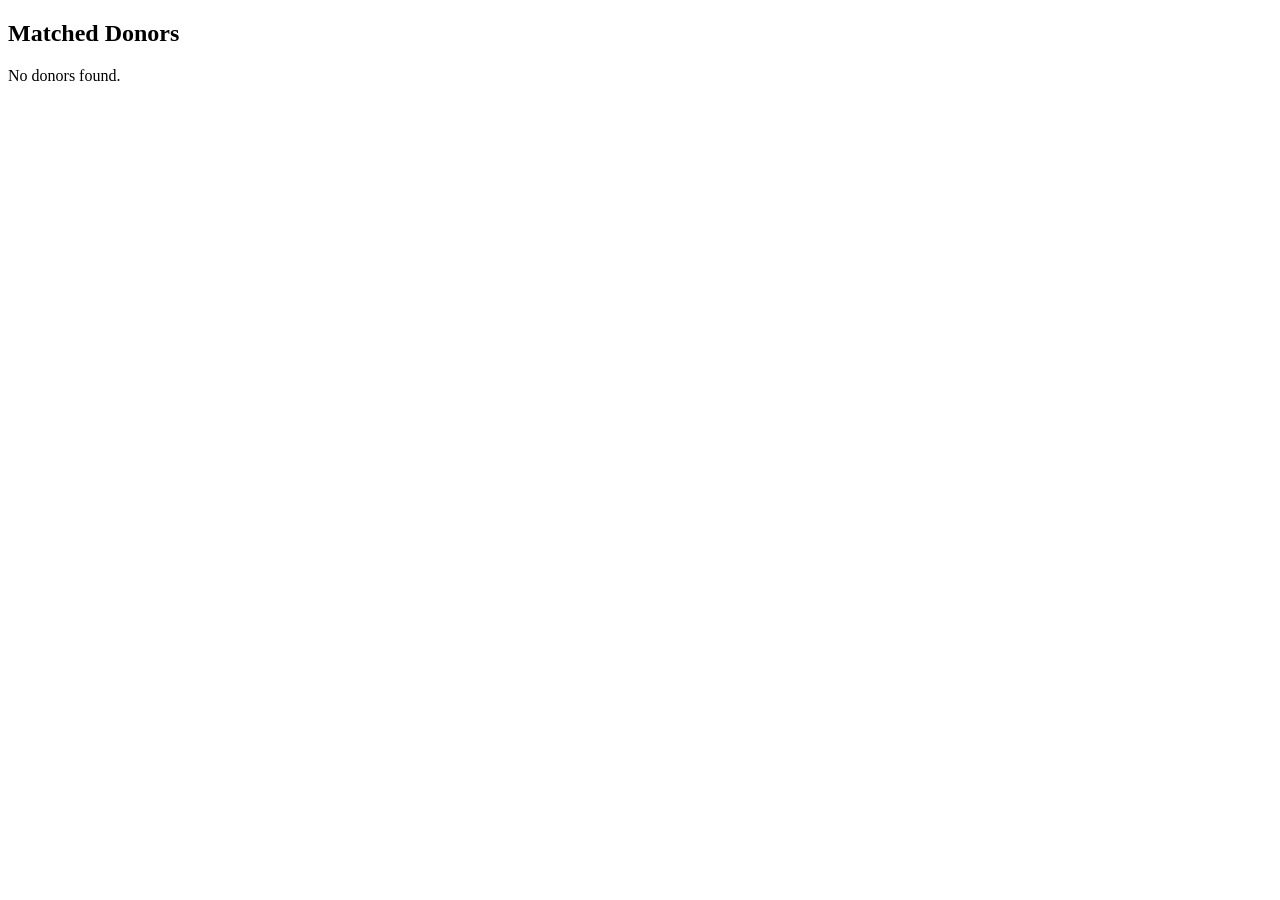
<file: matched-donor.html>
<!DOCTYPE html>
<html>
<head>
    <title>Matched Donors</title>
</head>
<body>

<h2>Matched Donors</h2>
<div id="donorList"></div>

<script>
let donors = JSON.parse(localStorage.getItem("matchedDonors")) || [];
let list = document.getElementById("donorList");

if (donors.length > 0) {
    donors.forEach(d => {
        list.innerHTML += `
            <p><b>Name:</b> ${d.name}</p>
            <p><b>Blood:</b> ${d.blood}</p>
            <p><b>Organ:</b> ${d.organ}</p>
            <hr>
        `;
    });
} else {
    list.innerHTML = "No donors found.";
}
</script>

</body>
</html>
</file>
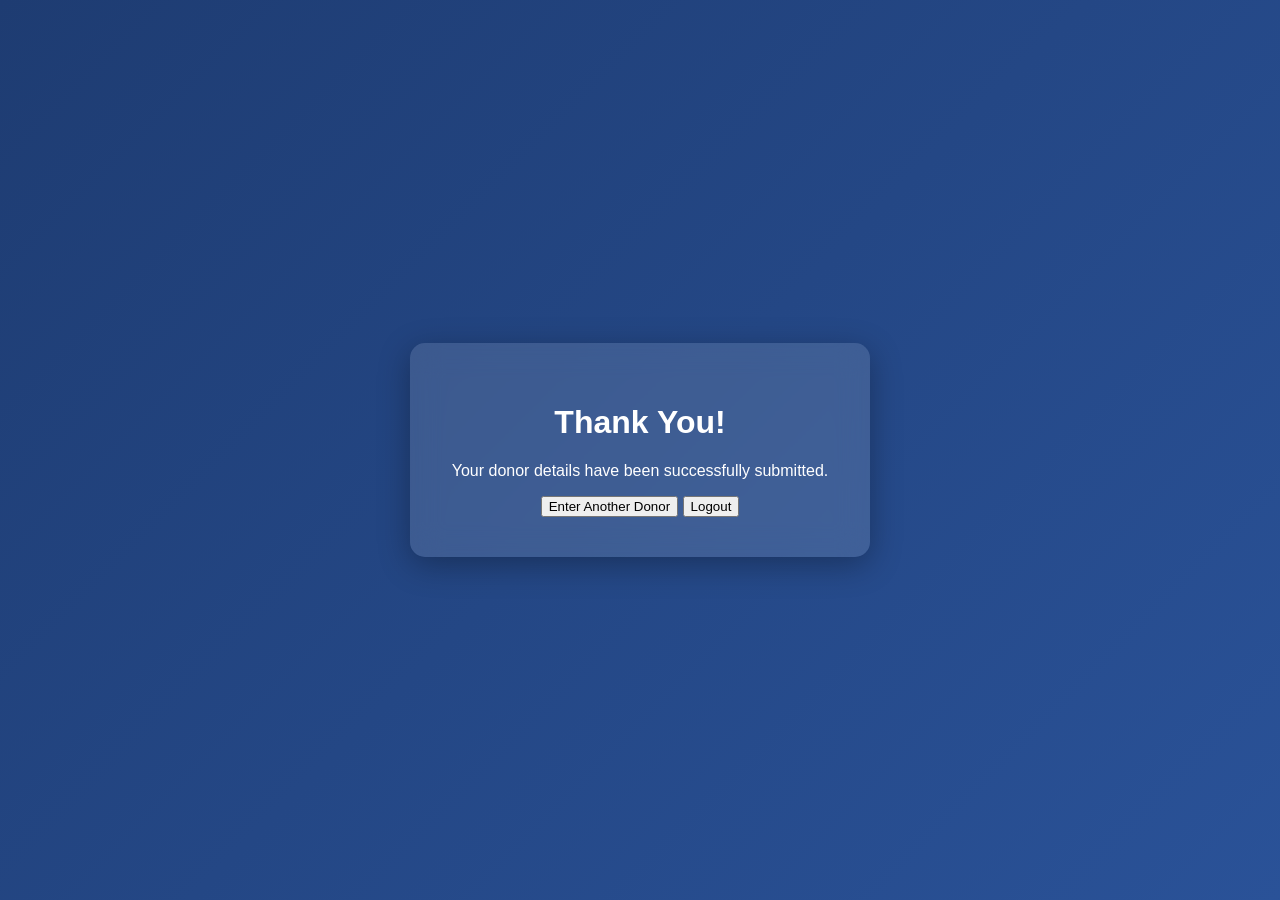
<file: thankyou.html>
<!DOCTYPE html>
<html>
<head>
    <title>Thank You - LifeLink</title>
    <link rel="stylesheet" href="css/styling.css">
</head>
<body>
    <div class="login-box">
        <h1>Thank You!</h1>
        <p>Your donor details have been successfully submitted.</p>
        <button onclick="window.location.href='donor-entry.html'">Enter Another Donor</button>
        <button onclick="window.location.href='hosp-login.html'">Logout</button>
    </div>
</body>
</html>
</file>
<file: css/main.css>
/* ============================================
   Hospital Organ Donation Platform - Main Styles
   ============================================ */
:root {
  --color-bg: #f8fafc;
  --color-surface: #ffffff;
  --color-primary: #0d9488;
  --color-primary-dark: #0f766e;
  --color-accent: #10b981;
  --color-text: #1e293b;
  --color-text-muted: #64748b;
  --color-border: #e2e8f0;
  --color-trust: #0ea5e9;
  --font-heading: 'Outfit', system-ui, sans-serif;
  --font-body: 'Source Sans 3', system-ui, sans-serif;
  --shadow-sm: 0 1px 2px rgba(0, 0, 0, 0.05);
  --shadow-md: 0 4px 6px -1px rgba(0, 0, 0, 0.08), 0 2px 4px -2px rgba(0, 0, 0, 0.05);
  --shadow-lg: 0 10px 15px -3px rgba(0, 0, 0, 0.08), 0 4px 6px -4px rgba(0, 0, 0, 0.05);
  --radius: 12px;
  --radius-lg: 16px;
  --transition: 0.2s ease;
}

*, *::before, *::after { box-sizing: border-box; }
html { scroll-behavior: smooth; }
body {
  margin: 0;
  font-family: var(--font-body);
  font-size: 1rem;
  line-height: 1.6;
  color: var(--color-text);
  background: var(--color-bg);
  min-height: 100vh;
  display: flex;
  flex-direction: column;
}

/* Layout */
.site-header {
  background: var(--color-surface);
  box-shadow: var(--shadow-sm);
  position: sticky;
  top: 0;
  z-index: 100;
}
.site-header .inner {
  max-width: 1200px;
  margin: 0 auto;
  padding: 0.75rem 1.5rem;
  display: flex;
  align-items: center;
  justify-content: space-between;
  flex-wrap: wrap;
  gap: 1rem;
}
.logo {
  font-family: var(--font-heading);
  font-weight: 700;
  font-size: 1.35rem;
  color: var(--color-primary);
  text-decoration: none;
  display: flex;
  align-items: center;
  gap: 0.5rem;
}
.logo:hover { color: var(--color-primary-dark); }
.logo svg {
  width: 36px;
  height: 36px;
  flex-shrink: 0;
}
.logo .logo-text { margin-left: 2px; }

.nav-list {
  list-style: none;
  margin: 0;
  padding: 0;
  display: flex;
  flex-wrap: wrap;
  gap: 0.25rem;
}
.nav-list a {
  padding: 0.5rem 0.85rem;
  color: var(--color-text);
  text-decoration: none;
  border-radius: var(--radius);
  font-weight: 500;
  transition: background var(--transition), color var(--transition);
}
.nav-list a:hover,
.nav-list a[aria-current="page"] {
  background: rgba(13, 148, 136, 0.1);
  color: var(--color-primary);
}

/* Hamburger (mobile) */
.nav-toggle {
  display: none;
  background: none;
  border: none;
  padding: 0.5rem;
  cursor: pointer;
  color: var(--color-text);
}
.nav-toggle svg { width: 24px; height: 24px; }
@media (max-width: 768px) {
  .nav-toggle { display: block; }
  .nav-list {
    display: none;
    width: 100%;
    flex-direction: column;
  }
  .nav-list.is-open { display: flex; }
  .site-header .inner { flex-wrap: wrap; }
}

main {
  flex: 1;
  max-width: 1200px;
  margin: 0 auto;
  padding: 2rem 1.5rem;
  width: 100%;
}

.site-footer {
  background: var(--color-text);
  color: #cbd5e1;
  margin-top: auto;
  padding: 2rem 1.5rem;
}
.site-footer .inner {
  max-width: 1200px;
  margin: 0 auto;
  text-align: center;
}
.site-footer a { color: #94a3b8; text-decoration: none; }
.site-footer a:hover { color: #fff; }
.site-footer p { margin: 0.5rem 0; font-size: 0.9rem; }

/* Page titles */
.page-title {
  font-family: var(--font-heading);
  font-size: clamp(1.75rem, 4vw, 2.25rem);
  font-weight: 700;
  color: var(--color-text);
  margin: 0 0 1.5rem;
}

/* Utility */
.visually-hidden {
  position: absolute;
  width: 1px;
  height: 1px;
  padding: 0;
  margin: -1px;
  overflow: hidden;
  clip: rect(0, 0, 0, 0);
  border: 0;
}

/* Fade-in on scroll (optional, triggered by JS) */
.fade-in {
  opacity: 0;
  transform: translateY(12px);
  transition: opacity 0.4s ease, transform 0.4s ease;
}
.fade-in.visible {
  opacity: 1;
  transform: translateY(0);
}
</file>
<file: css/components.css>
/* ============================================
   Components: Buttons, Cards, Forms, Accordion
   ============================================ */

/* Buttons */
import bala from "../assets/bala.jpg";
import member2 from "../assets/member2.jpg";

.btn {
  display: inline-flex;
  align-items: center;
  justify-content: center;
  gap: 0.5rem;
  padding: 0.65rem 1.25rem;
  font-family: var(--font-body);
  font-size: 1rem;
  font-weight: 600;
  border-radius: var(--radius);
  border: none;
  cursor: pointer;
  transition: background var(--transition), transform var(--transition);
  text-decoration: none;
  color: #fff;
  background: var(--color-primary);
}
.btn:hover {
  background: var(--color-primary-dark);
  transform: translateY(-1px);
}
.btn:focus-visible { outline: 2px solid var(--color-primary); outline-offset: 2px; }
.btn-secondary {
  background: var(--color-surface);
  color: var(--color-primary);
  border: 2px solid var(--color-primary);
}
.btn-secondary:hover {
  background: rgba(13, 148, 136, 0.08);
}

/* Cards */
.card {
  background: var(--color-surface);
  border-radius: var(--radius-lg);
  box-shadow: var(--shadow-md);
  padding: 1.5rem;
  transition: box-shadow var(--transition),transform 0.2s ease;
  text-align: center;
}
.card:hover { box-shadow: var(--shadow-lg); 
transform: translateY(-5px);}
.card-title {
  font-family: var(--font-heading);
  font-size: 1.15rem;
  font-weight: 600;
  margin: 0 0 0.5rem;
  color: var(--color-text);
}
.card-desc { color: var(--color-text-muted); margin: 0; font-size: 0.95rem; }

/* Forms */
.form-group {
  margin-bottom: 1.25rem;
}
.form-group label {
  display: block;
  font-weight: 600;
  margin-bottom: 0.4rem;
  color: var(--color-text);
}
.form-group input,
.form-group select,
.form-group textarea {
  width: 100%;
  padding: 0.6rem 0.85rem;
  font-family: var(--font-body);
  font-size: 1rem;
  border: 1px solid var(--color-border);
  border-radius: var(--radius);
  background: var(--color-surface);
  transition: border-color var(--transition);
}
.form-group input:focus,
.form-group select:focus,
.form-group textarea:focus {
  outline: none;
  border-color: var(--color-primary);
  box-shadow: 0 0 0 3px rgba(13, 148, 136, 0.15);
}
.form-group textarea { min-height: 100px; resize: vertical; }
.form-group .hint { font-size: 0.85rem; color: var(--color-text-muted); margin-top: 0.25rem; }
.checkbox-group {
  display: flex;
  align-items: flex-start;
  gap: 0.5rem;
}
.checkbox-group input[type="checkbox"] {
  width: auto;
  margin-top: 0.25rem;
}

/* Accordion (FAQs) */
.accordion {
  border: 1px solid var(--color-border);
  border-radius: var(--radius);
  overflow: hidden;
  background: var(--color-surface);
}
.accordion-item { border-bottom: 1px solid var(--color-border); }
.accordion-item:last-child { border-bottom: none; }
.accordion-trigger {
  width: 100%;
  padding: 1rem 1.25rem;
  font-family: var(--font-heading);
  font-size: 1rem;
  font-weight: 600;
  text-align: left;
  background: none;
  border: none;
  cursor: pointer;
  color: var(--color-text);
  display: flex;
  justify-content: space-between;
  align-items: center;
  gap: 1rem;
  transition: background var(--transition);
}
.accordion-trigger:hover { background: rgba(13, 148, 136, 0.06); }
.accordion-trigger:focus-visible { outline: 2px solid var(--color-primary); outline-offset: -2px; }
.accordion-trigger .icon {
  flex-shrink: 0;
  transition: transform var(--transition);
}
.accordion-item.is-open .accordion-trigger .icon { transform: rotate(180deg); }
.accordion-panel {
  padding: 0 1.25rem 1rem;
  color: var(--color-text-muted);
  font-size: 0.95rem;
}
.accordion-panel p { margin: 0 0 0.5rem; }
.accordion-panel p:last-child { margin-bottom: 0; }

/* Section blocks */
.section {
  margin-bottom: 3rem;
}
.section-title {
  font-family: var(--font-heading);
  font-size: 1.35rem;
  font-weight: 700;
  color: var(--color-text);
  margin: 0 0 1rem;
  padding-bottom: 0.5rem;
  border-bottom: 2px solid var(--color-primary);
  display: inline-block;
}

/* CTA bar */
.cta-bar {
  display: flex;
  flex-wrap: wrap;
  gap: 1rem;
  align-items: center;
  justify-content: center;
  padding: 1.5rem;
  background: linear-gradient(135deg, rgba(13, 148, 136, 0.08), rgba(16, 185, 129, 0.08));
  border-radius: var(--radius-lg);
  margin: 2rem 0;
}

/* Live badge */
.live-badge {
  display: inline-flex;
  align-items: center;
  gap: 0.35rem;
  padding: 0.25rem 0.6rem;
  font-size: 0.8rem;
  font-weight: 600;
  color: var(--color-primary-dark);
  background: rgba(16, 185, 129, 0.2);
  border-radius: 999px;
  animation: pulse 2s ease-in-out infinite;
}
@keyframes pulse {
  0%, 100% { opacity: 1; }
  50% { opacity: 0.85; }
}

/* Filter panel */
.filter-panel {
  background: var(--color-surface);
  border-radius: var(--radius-lg);
  box-shadow: var(--shadow-md);
  padding: 1.25rem;
  margin-bottom: 1.5rem;
}
.filter-panel h3 {
  font-family: var(--font-heading);
  font-size: 1.1rem;
  margin: 0 0 1rem;
  color: var(--color-text);
}
.filter-options {
  display: grid;
  grid-template-columns: repeat(auto-fill, minmax(200px, 1fr));
  gap: 0.75rem;
}
.filter-option {
  display: block;
  padding: 0.85rem 1rem;
  background: var(--color-bg);
  border: 2px solid var(--color-border);
  border-radius: var(--radius);
  text-align: center;
  font-weight: 600;
  color: var(--color-text);
  text-decoration: none;
  transition: border-color var(--transition), background var(--transition);
}
.filter-option:hover {
  border-color: var(--color-primary);
  background: rgba(13, 148, 136, 0.06);
  color: var(--color-primary);
}

/* Hospital gate */
.hospital-gate {
  background: linear-gradient(135deg, #f0fdfa, #ecfdf5);
  border: 2px dashed var(--color-primary);
  border-radius: var(--radius-lg);
  padding: 1.5rem;
  margin: 1rem 0;
  text-align: center;
}
.hospital-gate p { margin: 0 0 1rem; color: var(--color-text); }
.hospital-gate .form-inline {
  display: flex;
  flex-wrap: wrap;
  gap: 0.5rem;
  justify-content: center;
  align-items: center;
}
.hospital-gate input {
  padding: 0.5rem 0.75rem;
  border: 1px solid var(--color-border);
  border-radius: var(--radius);
  width: 180px;
}
.hospital-only-content { display: none; }
.hospital-only-content.is-visible { display: block; }

/* Highlight key lines in content */
.highlight {
  background: linear-gradient(120deg, rgba(13, 148, 136, 0.12) 0%, rgba(16, 185, 129, 0.08) 100%);
  border-left: 4px solid var(--color-primary);
  padding: 0.6rem 1rem;
  margin: 0.75rem 0;
  border-radius: 0 var(--radius) var(--radius) 0;
  font-weight: 600;
  color: var(--color-text);
}

/* Map container */
.map-container {
  width: 100%;
  height: 400px;
  border-radius: var(--radius-lg);
  overflow: hidden;
  background: var(--color-border);
}
.map-container img { width: 100%; height: 100%; object-fit: cover; }
/* ============================================
   Team Section (Profile Images)
   ============================================ */

.team-grid {
  display: grid;
  grid-template-columns: repeat(auto-fill, minmax(260px, 1fr));
  gap: 1.5rem;
}

.avatar-img {
  width: 120px;
  height: 120px;
  border-radius: 50%;
  object-fit: cover;
  object-position: center 35%;
  display: block;
  margin: 0 auto 1rem auto;
}

@media (max-width: 768px) {
  .team-grid {
    grid-template-columns: repeat(2, 1fr);
  }
}

@media (max-width: 480px) {
  .team-grid {
    grid-template-columns: 1fr;
  }
}

input, select, textarea {
  border: 1px solid var(--color-border);
  border-radius: var(--radius);
  padding: 0.65rem;
  width: 100%;
  font-family: var(--font-body);
}
</file>
<file: css/styling.css>
/* ================================
   GLOBAL STYLING
================================ */

body {
    margin: 0;
    padding: 0;
    font-family: 'Poppins', sans-serif;
    height: 100vh;
    display: flex;
    justify-content: center;
    align-items: center;

    /* Beautiful Gradient Background */
    background: linear-gradient(135deg, #1e3c72, #2a5298);
}


/* ================================
   LOGIN BOX CONTAINER
================================ */

.login-box {
    width: 380px;
    padding: 40px;
    border-radius: 15px;

    /* Glassmorphism effect */
    background: rgba(255, 255, 255, 0.12);
    backdrop-filter: blur(15px);
    -webkit-backdrop-filter: blur(15px);

    box-shadow: 0 8px 32px rgba(0, 0, 0, 0.3);
    text-align: center;
    color: #fff;

    animation: fadeIn 1s ease-in-out;
}


/* ================================
   TITLE
================================ */

.login-box h2 {
    margin-bottom: 30px;
    font-size: 26px;
    letter-spacing: 1px;
    font-weight: 600;
}


/* ================================
   INPUT FIELDS
================================ */

.login-box input {
    width: 100%;
    padding: 12px;
    margin: 12px 0;
    border: none;
    border-radius: 8px;

    outline: none;
    font-size: 14px;

    background: rgba(255, 255, 255, 0.2);
    color: #fff;
}

.login-box input::placeholder {
    color: #ddd;
}


/* ================================
   BUTTON
================================ */

/* FULL WIDTH BUTTON (For Login Page Only) */

.login-box button.full-width {
    width: 100%;
    padding: 12px;
    margin-top: 20px;
    border: none;
    border-radius: 8px;
    background: linear-gradient(90deg, #00c6ff, #0072ff);
    color: white;
    font-size: 15px;
    font-weight: 600;
    cursor: pointer;
    transition: 0.3s ease;
}

.login-box button.full-width:hover {
    transform: translateY(-3px);
    box-shadow: 0 5px 15px rgba(0, 114, 255, 0.4);
}


/* ================================
   ANIMATION
================================ */

@keyframes fadeIn {
    from {
        opacity: 0;
        transform: translateY(20px);
    }
    to {
        opacity: 1;
        transform: translateY(0);
    }
}
.login-box select {
    width: 100%;
    padding: 12px;
    margin: 12px 0;
    border-radius: 8px;
    border: none;
    outline: none;
    font-size: 14px;
    background: rgba(255, 255, 255, 0.2);
    color: #fff;
}

.login-box select option {
    color: black;
}

/* Compact Button Style */

.form-btn {
    width: auto;
    padding: 10px 25px;
    margin-top: 15px;
    border-radius: 8px;
    background: linear-gradient(90deg, #00c6ff, #0072ff);
    color: white;
    font-weight: 600;
    cursor: pointer;
    display: inline-block;
}

.form-btn {
    padding: 10px 25px;
    border-radius: 8px;
    background: linear-gradient(90deg, #00c6ff, #0072ff);
    color: white;
    font-weight: 600;
    cursor: pointer;
    transition: 0.3s ease;
}

.form-btn:hover {
    transform: translateY(-2px);
    box-shadow: 0 5px 15px rgba(0, 114, 255, 0.4);
}

.form-btn:hover {
    transform: translateY(-2px);
    box-shadow: 0 5px 15px rgba(0, 114, 255, 0.4);
}


.btn-container {
    display: flex;
    justify-content: center;
    margin-top: 20px;
}
.form-btn {
    width: auto !important;
}
.login-box button.full-width {
    width: 100%;
}


.medical-section {
    width: 100%;
    text-align: center;
    margin-top: 15px;
}

.medical-section textarea {
    width: 100%;
    padding: 12px;
    margin-top: 10px;
    border-radius: 8px;
    border: none;
    outline: none;
    resize: none;
    background: rgba(255, 255, 255, 0.2);
    color: #fff;
    min-height: 100px;
}

.medical-section textarea::placeholder {
    color: #ddd;
}

.search-box {
    width: 400px;
    margin: 100px auto;
    padding: 30px;
    text-align: center;
    background: white;
    border-radius: 10px;
    box-shadow: 0 0 10px rgba(0,0,0,0.1);
}

.search-box select,
.search-box button {
    width: 100%;
    margin: 10px 0;
    padding: 10px;
}

#results {
    margin-top: 20px;
    text-align: left;
}
</file>
